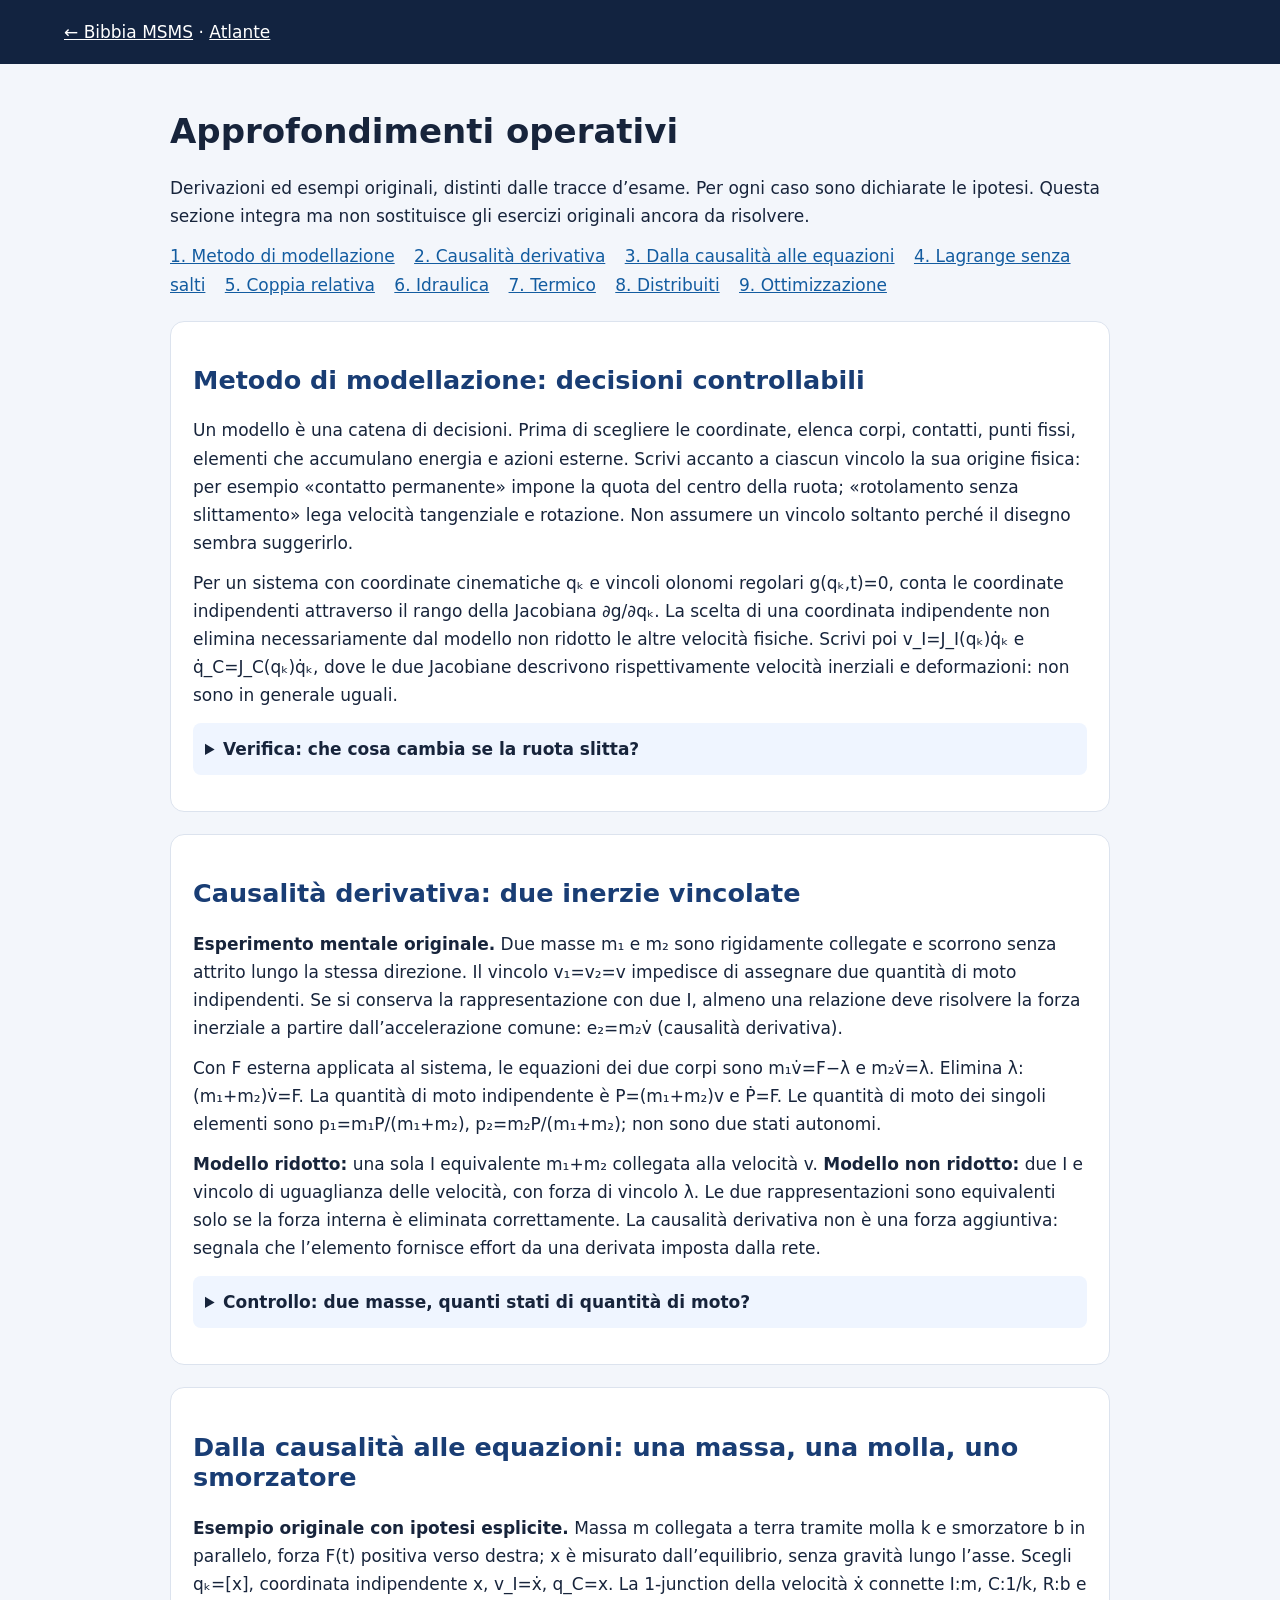
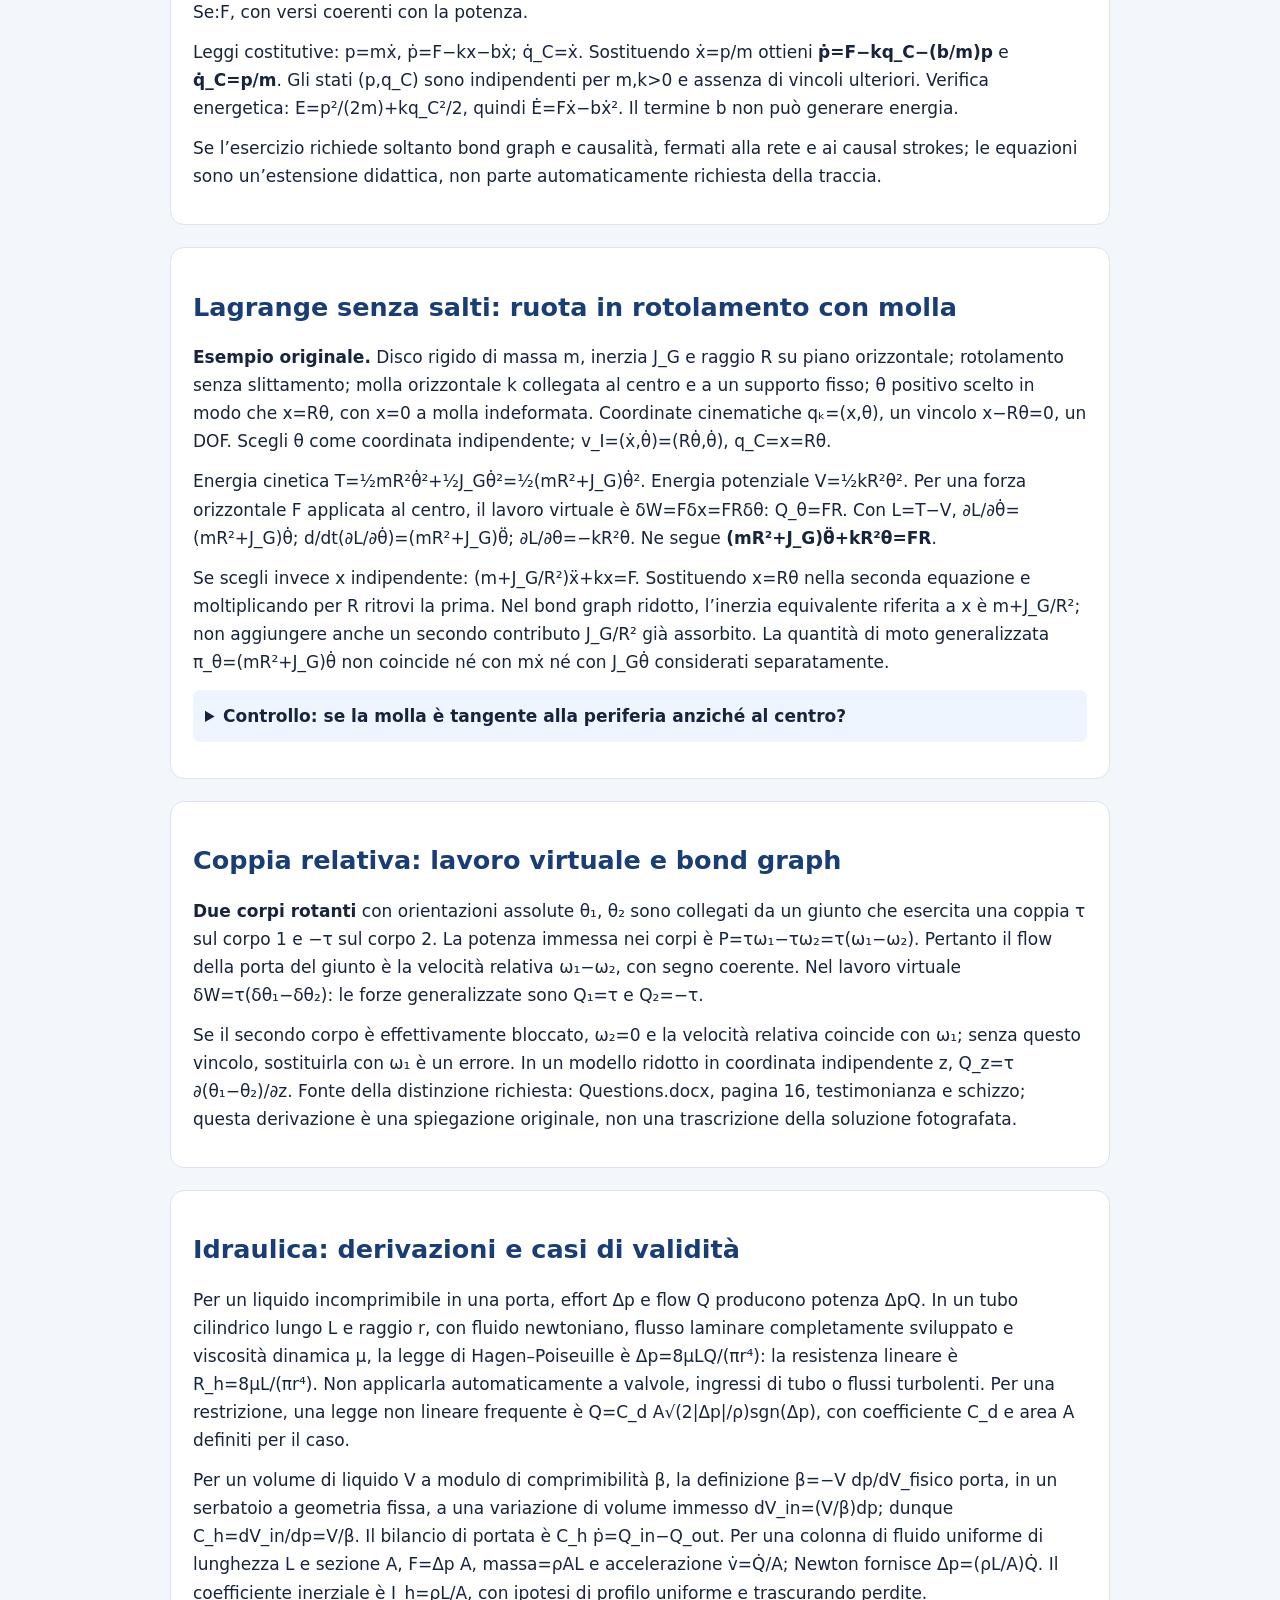
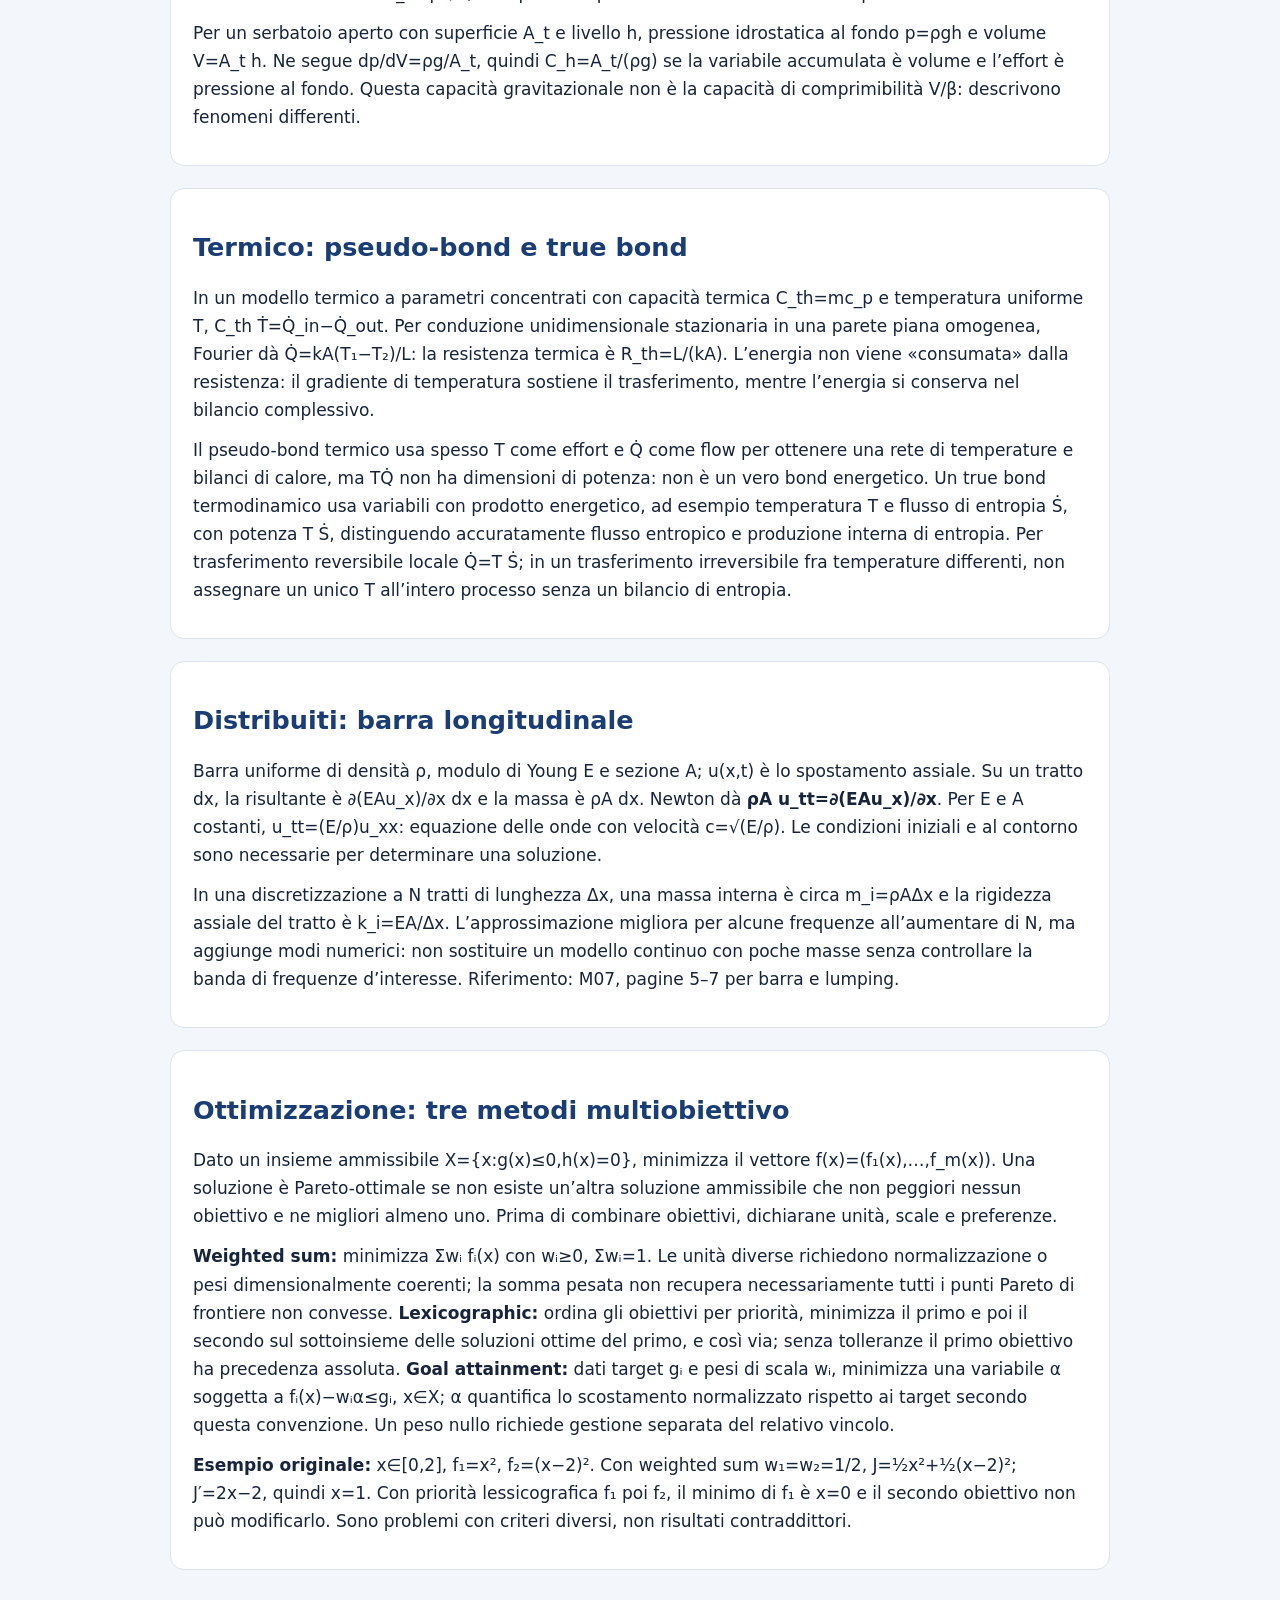
<file: approfondimenti.html>
<!doctype html><html lang="it"><head><meta charset="utf-8"><meta name="viewport" content="width=device-width,initial-scale=1"><title>MSMS · Approfondimenti operativi</title><style>body{font:17px/1.65 system-ui,sans-serif;background:#f3f6fb;color:#17243b;margin:0}header{background:#122340;color:white;padding:18px 5%;position:sticky;top:0}header a{color:white}main{max-width:940px;margin:auto;padding:24px 18px 80px}article{background:white;border:1px solid #dce3ee;border-radius:14px;padding:22px;margin:22px 0}h1,h2{line-height:1.2}h2{color:#193d74}details{background:#eff5ff;border-radius:8px;padding:12px;margin:14px 0}summary{cursor:pointer;font-weight:700}nav a{margin-right:14px}a{color:#135ca0}p{margin:12px 0}small{color:#465b74}@media(max-width:650px){body{font-size:16px}header{position:static}article{padding:15px}}</style></head><body><header><a href="index.html">← Bibbia MSMS</a> · <a href="atlante.html">Atlante</a></header><main><h1>Approfondimenti operativi</h1><p>Derivazioni ed esempi originali, distinti dalle tracce d’esame. Per ogni caso sono dichiarate le ipotesi. Questa sezione integra ma non sostituisce gli esercizi originali ancora da risolvere.</p><nav><a href="#s1">1. Metodo di modellazione</a> <a href="#s2">2. Causalità derivativa</a> <a href="#s3">3. Dalla causalità alle equazioni</a> <a href="#s4">4. Lagrange senza salti</a> <a href="#s5">5. Coppia relativa</a> <a href="#s6">6. Idraulica</a> <a href="#s7">7. Termico</a> <a href="#s8">8. Distribuiti</a> <a href="#s9">9. Ottimizzazione</a></nav><article id="s1"><h2>Metodo di modellazione: decisioni controllabili</h2><p>Un modello è una catena di decisioni. Prima di scegliere le coordinate, elenca corpi, contatti, punti fissi, elementi che accumulano energia e azioni esterne. Scrivi accanto a ciascun vincolo la sua origine fisica: per esempio «contatto permanente» impone la quota del centro della ruota; «rotolamento senza slittamento» lega velocità tangenziale e rotazione. Non assumere un vincolo soltanto perché il disegno sembra suggerirlo.</p><p>Per un sistema con coordinate cinematiche qₖ e vincoli olonomi regolari g(qₖ,t)=0, conta le coordinate indipendenti attraverso il rango della Jacobiana ∂g/∂qₖ. La scelta di una coordinata indipendente non elimina necessariamente dal modello non ridotto le altre velocità fisiche. Scrivi poi v_I=J_I(qₖ)q̇ₖ e q̇_C=J_C(qₖ)q̇ₖ, dove le due Jacobiane descrivono rispettivamente velocità inerziali e deformazioni: non sono in generale uguali.</p><details><summary>Verifica: che cosa cambia se la ruota slitta?</summary><p>Non è più lecito imporre ṡ=Rθ̇. Il moto di traslazione e la rotazione devono essere descritti separatamente, salvo altri vincoli espliciti.</p></details></article><article id="s2"><h2>Causalità derivativa: due inerzie vincolate</h2><p><strong>Esperimento mentale originale.</strong> Due masse m₁ e m₂ sono rigidamente collegate e scorrono senza attrito lungo la stessa direzione. Il vincolo v₁=v₂=v impedisce di assegnare due quantità di moto indipendenti. Se si conserva la rappresentazione con due I, almeno una relazione deve risolvere la forza inerziale a partire dall’accelerazione comune: e₂=m₂v̇ (causalità derivativa).</p><p>Con F esterna applicata al sistema, le equazioni dei due corpi sono m₁v̇=F−λ e m₂v̇=λ. Elimina λ: (m₁+m₂)v̇=F. La quantità di moto indipendente è P=(m₁+m₂)v e Ṗ=F. Le quantità di moto dei singoli elementi sono p₁=m₁P/(m₁+m₂), p₂=m₂P/(m₁+m₂); non sono due stati autonomi.</p><p><strong>Modello ridotto:</strong> una sola I equivalente m₁+m₂ collegata alla velocità v. <strong>Modello non ridotto:</strong> due I e vincolo di uguaglianza delle velocità, con forza di vincolo λ. Le due rappresentazioni sono equivalenti solo se la forza interna è eliminata correttamente. La causalità derivativa non è una forza aggiuntiva: segnala che l’elemento fornisce effort da una derivata imposta dalla rete.</p><details><summary>Controllo: due masse, quanti stati di quantità di moto?</summary><p>Uno, perché il vincolo lega p₁/m₁=p₂/m₂. Se è presente una molla deformabile tra le masse, il vincolo rigido non vale più e la conclusione deve essere riesaminata.</p></details></article><article id="s3"><h2>Dalla causalità alle equazioni: una massa, una molla, uno smorzatore</h2><p><strong>Esempio originale con ipotesi esplicite.</strong> Massa m collegata a terra tramite molla k e smorzatore b in parallelo, forza F(t) positiva verso destra; x è misurato dall’equilibrio, senza gravità lungo l’asse. Scegli qₖ=[x], coordinata indipendente x, v_I=ẋ, q_C=x. La 1-junction della velocità ẋ connette I:m, C:1/k, R:b e Se:F, con versi coerenti con la potenza.</p><p>Leggi costitutive: p=mẋ, ṗ=F−kx−bẋ; q̇_C=ẋ. Sostituendo ẋ=p/m ottieni <strong>ṗ=F−kq_C−(b/m)p</strong> e <strong>q̇_C=p/m</strong>. Gli stati (p,q_C) sono indipendenti per m,k&gt;0 e assenza di vincoli ulteriori. Verifica energetica: E=p²/(2m)+kq_C²/2, quindi Ė=Fẋ−bẋ². Il termine b non può generare energia.</p><p>Se l’esercizio richiede soltanto bond graph e causalità, fermati alla rete e ai causal strokes; le equazioni sono un’estensione didattica, non parte automaticamente richiesta della traccia.</p></article><article id="s4"><h2>Lagrange senza salti: ruota in rotolamento con molla</h2><p><strong>Esempio originale.</strong> Disco rigido di massa m, inerzia J_G e raggio R su piano orizzontale; rotolamento senza slittamento; molla orizzontale k collegata al centro e a un supporto fisso; θ positivo scelto in modo che x=Rθ, con x=0 a molla indeformata. Coordinate cinematiche qₖ=(x,θ), un vincolo x−Rθ=0, un DOF. Scegli θ come coordinata indipendente; v_I=(ẋ,θ̇)=(Rθ̇,θ̇), q_C=x=Rθ.</p><p>Energia cinetica T=½mR²θ̇²+½J_Gθ̇²=½(mR²+J_G)θ̇². Energia potenziale V=½kR²θ². Per una forza orizzontale F applicata al centro, il lavoro virtuale è δW=Fδx=FRδθ: Q_θ=FR. Con L=T−V, ∂L/∂θ̇=(mR²+J_G)θ̇; d/dt(∂L/∂θ̇)=(mR²+J_G)θ̈; ∂L/∂θ=−kR²θ. Ne segue <strong>(mR²+J_G)θ̈+kR²θ=FR</strong>.</p><p>Se scegli invece x indipendente: (m+J_G/R²)ẍ+kx=F. Sostituendo x=Rθ nella seconda equazione e moltiplicando per R ritrovi la prima. Nel bond graph ridotto, l’inerzia equivalente riferita a x è m+J_G/R²; non aggiungere anche un secondo contributo J_G/R² già assorbito. La quantità di moto generalizzata π_θ=(mR²+J_G)θ̇ non coincide né con mẋ né con J_Gθ̇ considerati separatamente.</p><details><summary>Controllo: se la molla è tangente alla periferia anziché al centro?</summary><p>La sua deformazione va ricavata dai punti di attacco e dalla geometria; non si può riutilizzare automaticamente q_C=Rθ.</p></details></article><article id="s5"><h2>Coppia relativa: lavoro virtuale e bond graph</h2><p><strong>Due corpi rotanti</strong> con orientazioni assolute θ₁, θ₂ sono collegati da un giunto che esercita una coppia τ sul corpo 1 e −τ sul corpo 2. La potenza immessa nei corpi è P=τω₁−τω₂=τ(ω₁−ω₂). Pertanto il flow della porta del giunto è la velocità relativa ω₁−ω₂, con segno coerente. Nel lavoro virtuale δW=τ(δθ₁−δθ₂): le forze generalizzate sono Q₁=τ e Q₂=−τ.</p><p>Se il secondo corpo è effettivamente bloccato, ω₂=0 e la velocità relativa coincide con ω₁; senza questo vincolo, sostituirla con ω₁ è un errore. In un modello ridotto in coordinata indipendente z, Q_z=τ ∂(θ₁−θ₂)/∂z. Fonte della distinzione richiesta: Questions.docx, pagina 16, testimonianza e schizzo; questa derivazione è una spiegazione originale, non una trascrizione della soluzione fotografata.</p></article><article id="s6"><h2>Idraulica: derivazioni e casi di validità</h2><p>Per un liquido incomprimibile in una porta, effort Δp e flow Q producono potenza ΔpQ. In un tubo cilindrico lungo L e raggio r, con fluido newtoniano, flusso laminare completamente sviluppato e viscosità dinamica μ, la legge di Hagen–Poiseuille è Δp=8μLQ/(πr⁴): la resistenza lineare è R_h=8μL/(πr⁴). Non applicarla automaticamente a valvole, ingressi di tubo o flussi turbolenti. Per una restrizione, una legge non lineare frequente è Q=C_d A√(2|Δp|/ρ)sgn(Δp), con coefficiente C_d e area A definiti per il caso.</p><p>Per un volume di liquido V a modulo di comprimibilità β, la definizione β=−V dp/dV_fisico porta, in un serbatoio a geometria fissa, a una variazione di volume immesso dV_in=(V/β)dp; dunque C_h=dV_in/dp=V/β. Il bilancio di portata è C_h ṗ=Q_in−Q_out. Per una colonna di fluido uniforme di lunghezza L e sezione A, F=Δp A, massa=ρAL e accelerazione v̇=Q̇/A; Newton fornisce Δp=(ρL/A)Q̇. Il coefficiente inerziale è I_h=ρL/A, con ipotesi di profilo uniforme e trascurando perdite.</p><p>Per un serbatoio aperto con superficie A_t e livello h, pressione idrostatica al fondo p=ρgh e volume V=A_t h. Ne segue dp/dV=ρg/A_t, quindi C_h=A_t/(ρg) se la variabile accumulata è volume e l’effort è pressione al fondo. Questa capacità gravitazionale non è la capacità di comprimibilità V/β: descrivono fenomeni differenti.</p></article><article id="s7"><h2>Termico: pseudo-bond e true bond</h2><p>In un modello termico a parametri concentrati con capacità termica C_th=mc_p e temperatura uniforme T, C_th Ṫ=Q̇_in−Q̇_out. Per conduzione unidimensionale stazionaria in una parete piana omogenea, Fourier dà Q̇=kA(T₁−T₂)/L: la resistenza termica è R_th=L/(kA). L’energia non viene «consumata» dalla resistenza: il gradiente di temperatura sostiene il trasferimento, mentre l’energia si conserva nel bilancio complessivo.</p><p>Il pseudo-bond termico usa spesso T come effort e Q̇ come flow per ottenere una rete di temperature e bilanci di calore, ma TQ̇ non ha dimensioni di potenza: non è un vero bond energetico. Un true bond termodinamico usa variabili con prodotto energetico, ad esempio temperatura T e flusso di entropia Ṡ, con potenza T Ṡ, distinguendo accuratamente flusso entropico e produzione interna di entropia. Per trasferimento reversibile locale Q̇=T Ṡ; in un trasferimento irreversibile fra temperature differenti, non assegnare un unico T all’intero processo senza un bilancio di entropia.</p></article><article id="s8"><h2>Distribuiti: barra longitudinale</h2><p>Barra uniforme di densità ρ, modulo di Young E e sezione A; u(x,t) è lo spostamento assiale. Su un tratto dx, la risultante è ∂(EAu_x)/∂x dx e la massa è ρA dx. Newton dà <strong>ρA u_tt=∂(EAu_x)/∂x</strong>. Per E e A costanti, u_tt=(E/ρ)u_xx: equazione delle onde con velocità c=√(E/ρ). Le condizioni iniziali e al contorno sono necessarie per determinare una soluzione.</p><p>In una discretizzazione a N tratti di lunghezza Δx, una massa interna è circa m_i=ρAΔx e la rigidezza assiale del tratto è k_i=EA/Δx. L’approssimazione migliora per alcune frequenze all’aumentare di N, ma aggiunge modi numerici: non sostituire un modello continuo con poche masse senza controllare la banda di frequenze d’interesse. Riferimento: M07, pagine 5–7 per barra e lumping.</p></article><article id="s9"><h2>Ottimizzazione: tre metodi multiobiettivo</h2><p>Dato un insieme ammissibile X={x:g(x)≤0,h(x)=0}, minimizza il vettore f(x)=(f₁(x),…,f_m(x)). Una soluzione è Pareto-ottimale se non esiste un’altra soluzione ammissibile che non peggiori nessun obiettivo e ne migliori almeno uno. Prima di combinare obiettivi, dichiarane unità, scale e preferenze.</p><p><strong>Weighted sum:</strong> minimizza Σwᵢ fᵢ(x) con wᵢ≥0, Σwᵢ=1. Le unità diverse richiedono normalizzazione o pesi dimensionalmente coerenti; la somma pesata non recupera necessariamente tutti i punti Pareto di frontiere non convesse. <strong>Lexicographic:</strong> ordina gli obiettivi per priorità, minimizza il primo e poi il secondo sul sottoinsieme delle soluzioni ottime del primo, e così via; senza tolleranze il primo obiettivo ha precedenza assoluta. <strong>Goal attainment:</strong> dati target gᵢ e pesi di scala wᵢ, minimizza una variabile α soggetta a fᵢ(x)−wᵢα≤gᵢ, x∈X; α quantifica lo scostamento normalizzato rispetto ai target secondo questa convenzione. Un peso nullo richiede gestione separata del relativo vincolo.</p><p><strong>Esempio originale:</strong> x∈[0,2], f₁=x², f₂=(x−2)². Con weighted sum w₁=w₂=1/2, J=½x²+½(x−2)²; J′=2x−2, quindi x=1. Con priorità lessicografica f₁ poi f₂, il minimo di f₁ è x=0 e il secondo obiettivo non può modificarlo. Sono problemi con criteri diversi, non risultati contraddittori.</p></article></main></body></html>
</file>
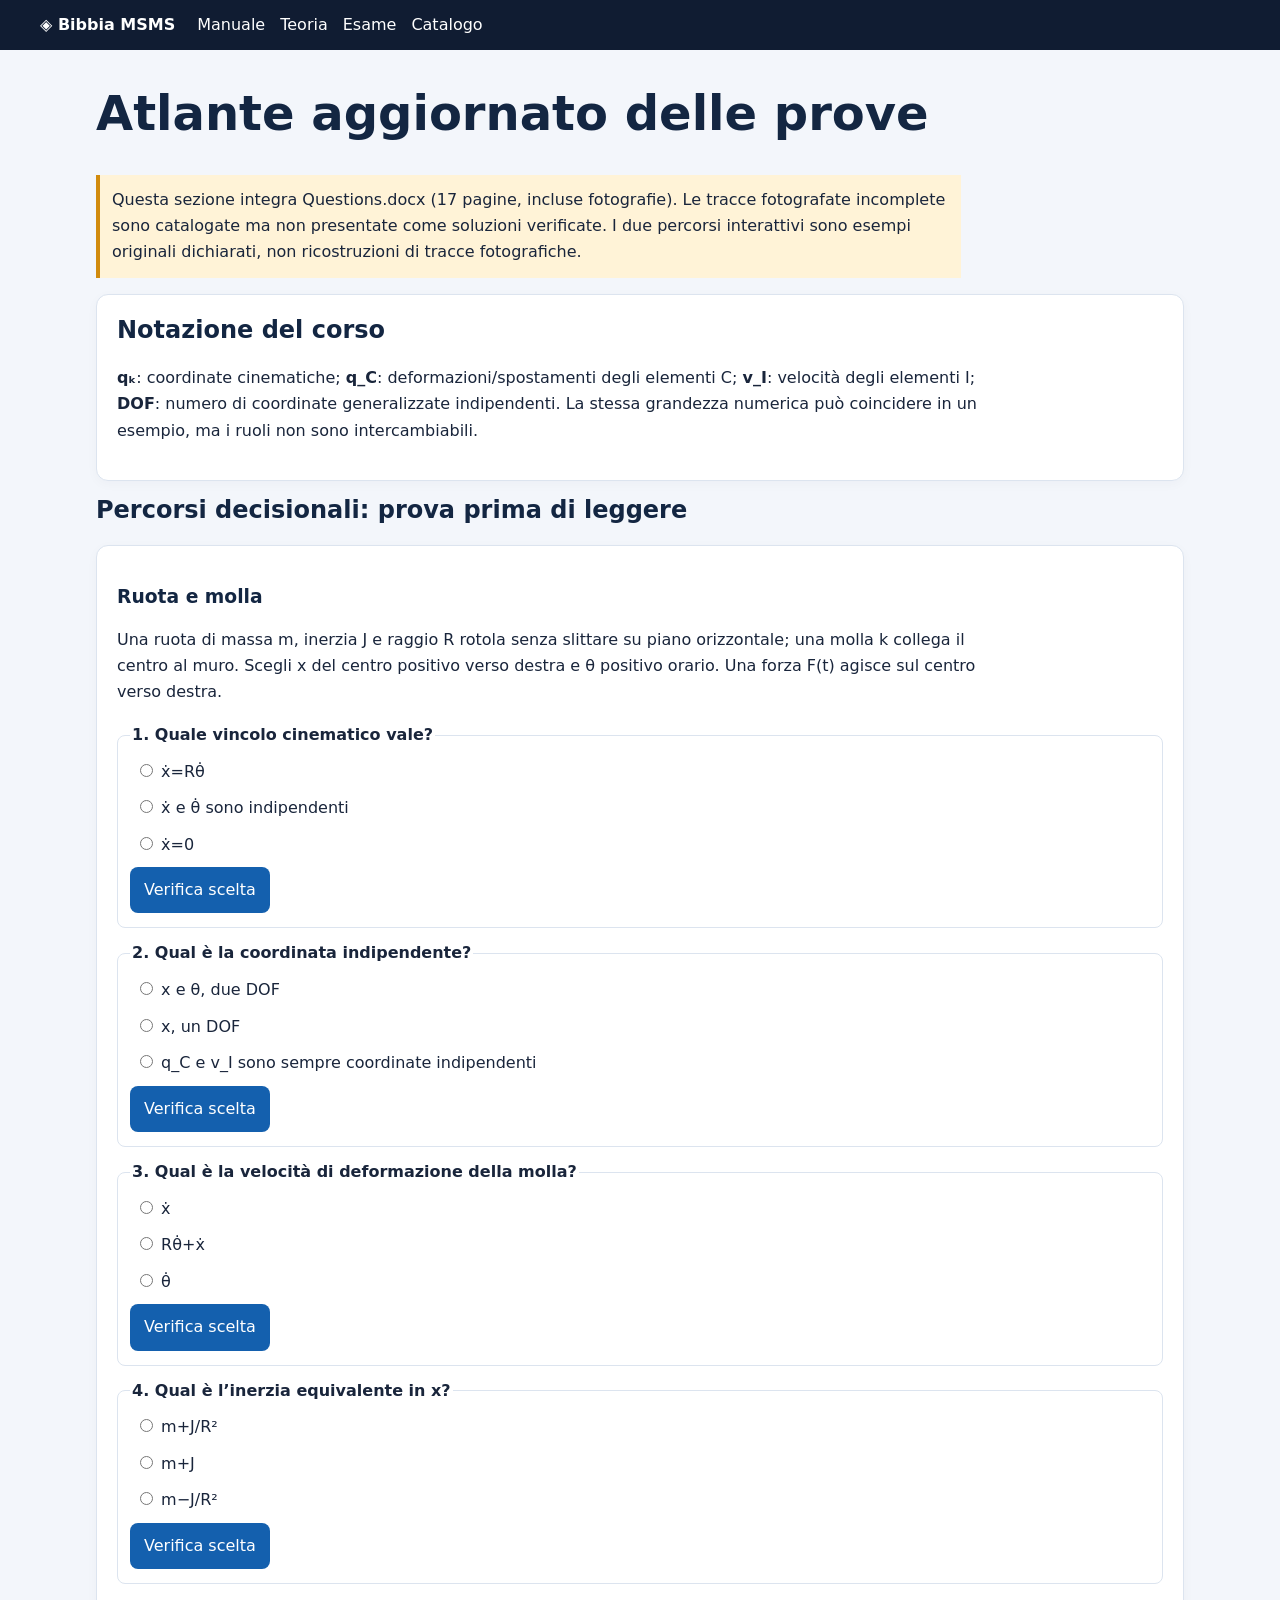
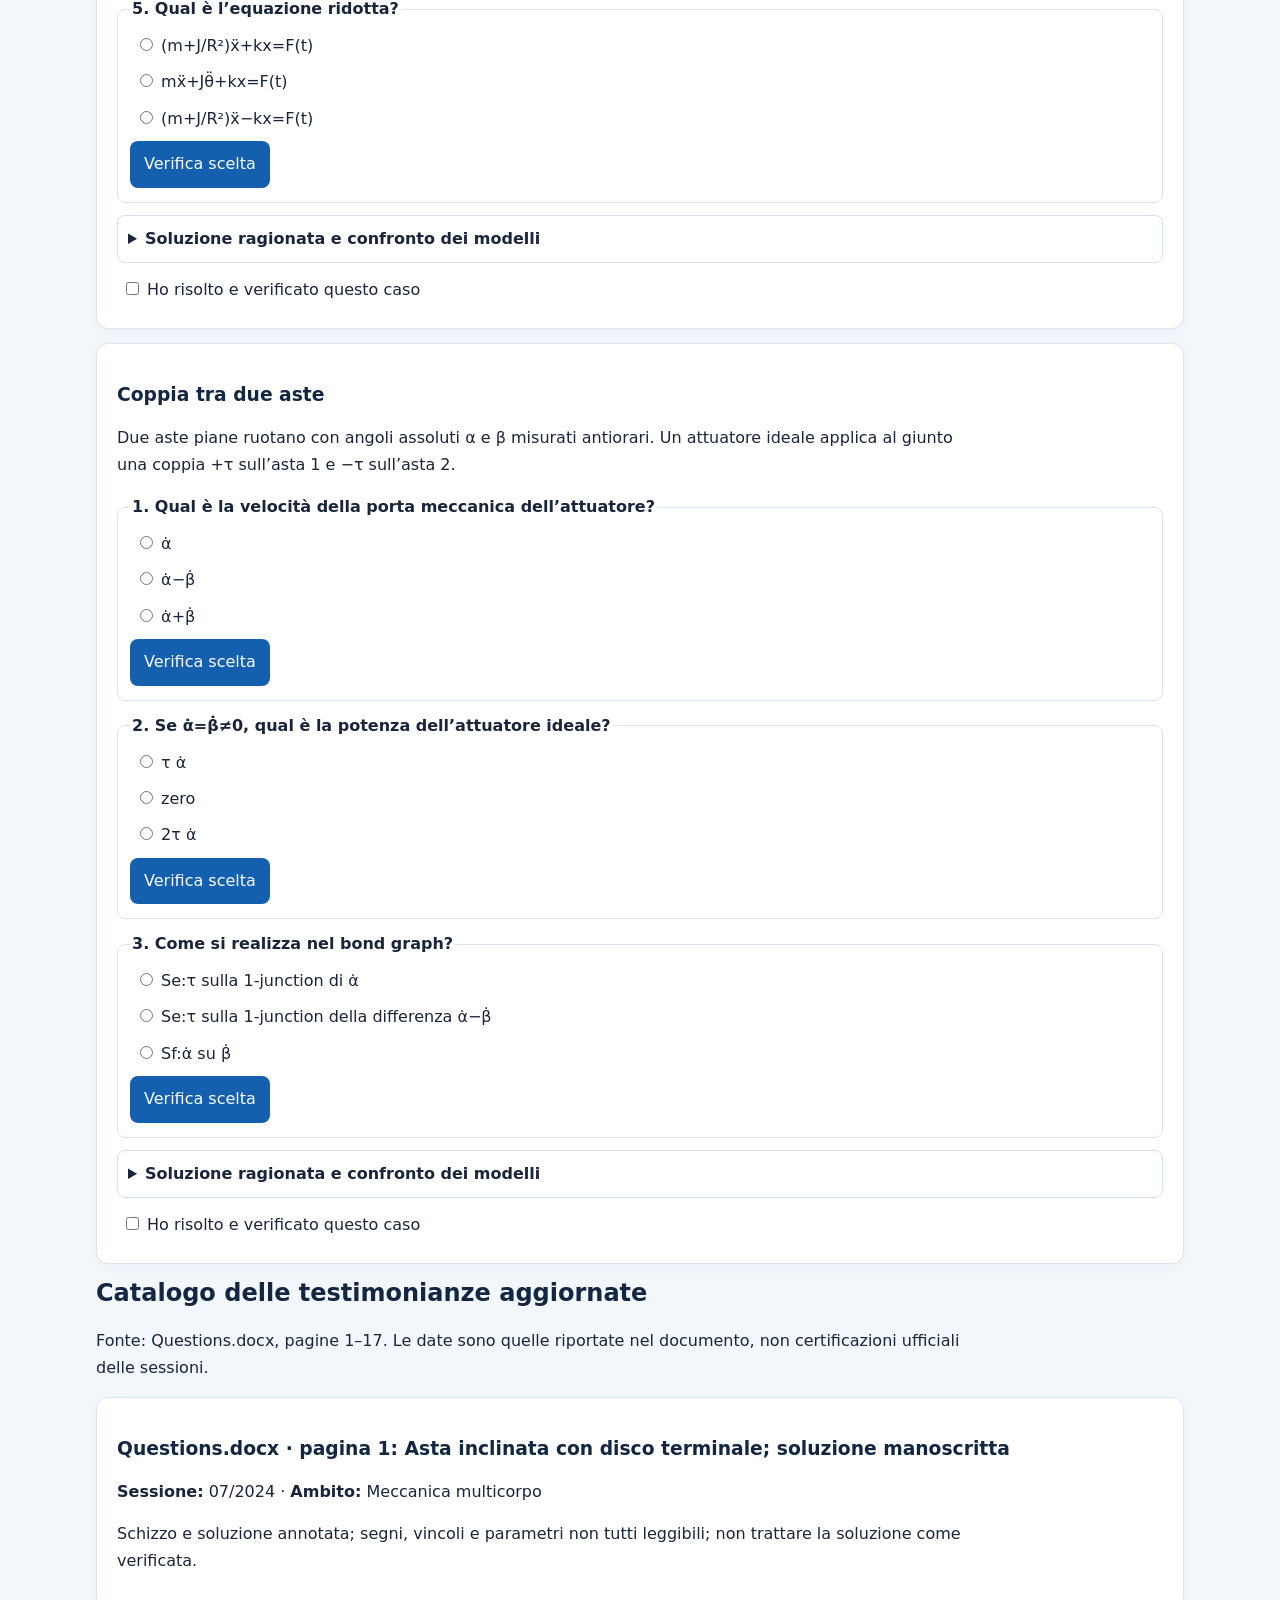
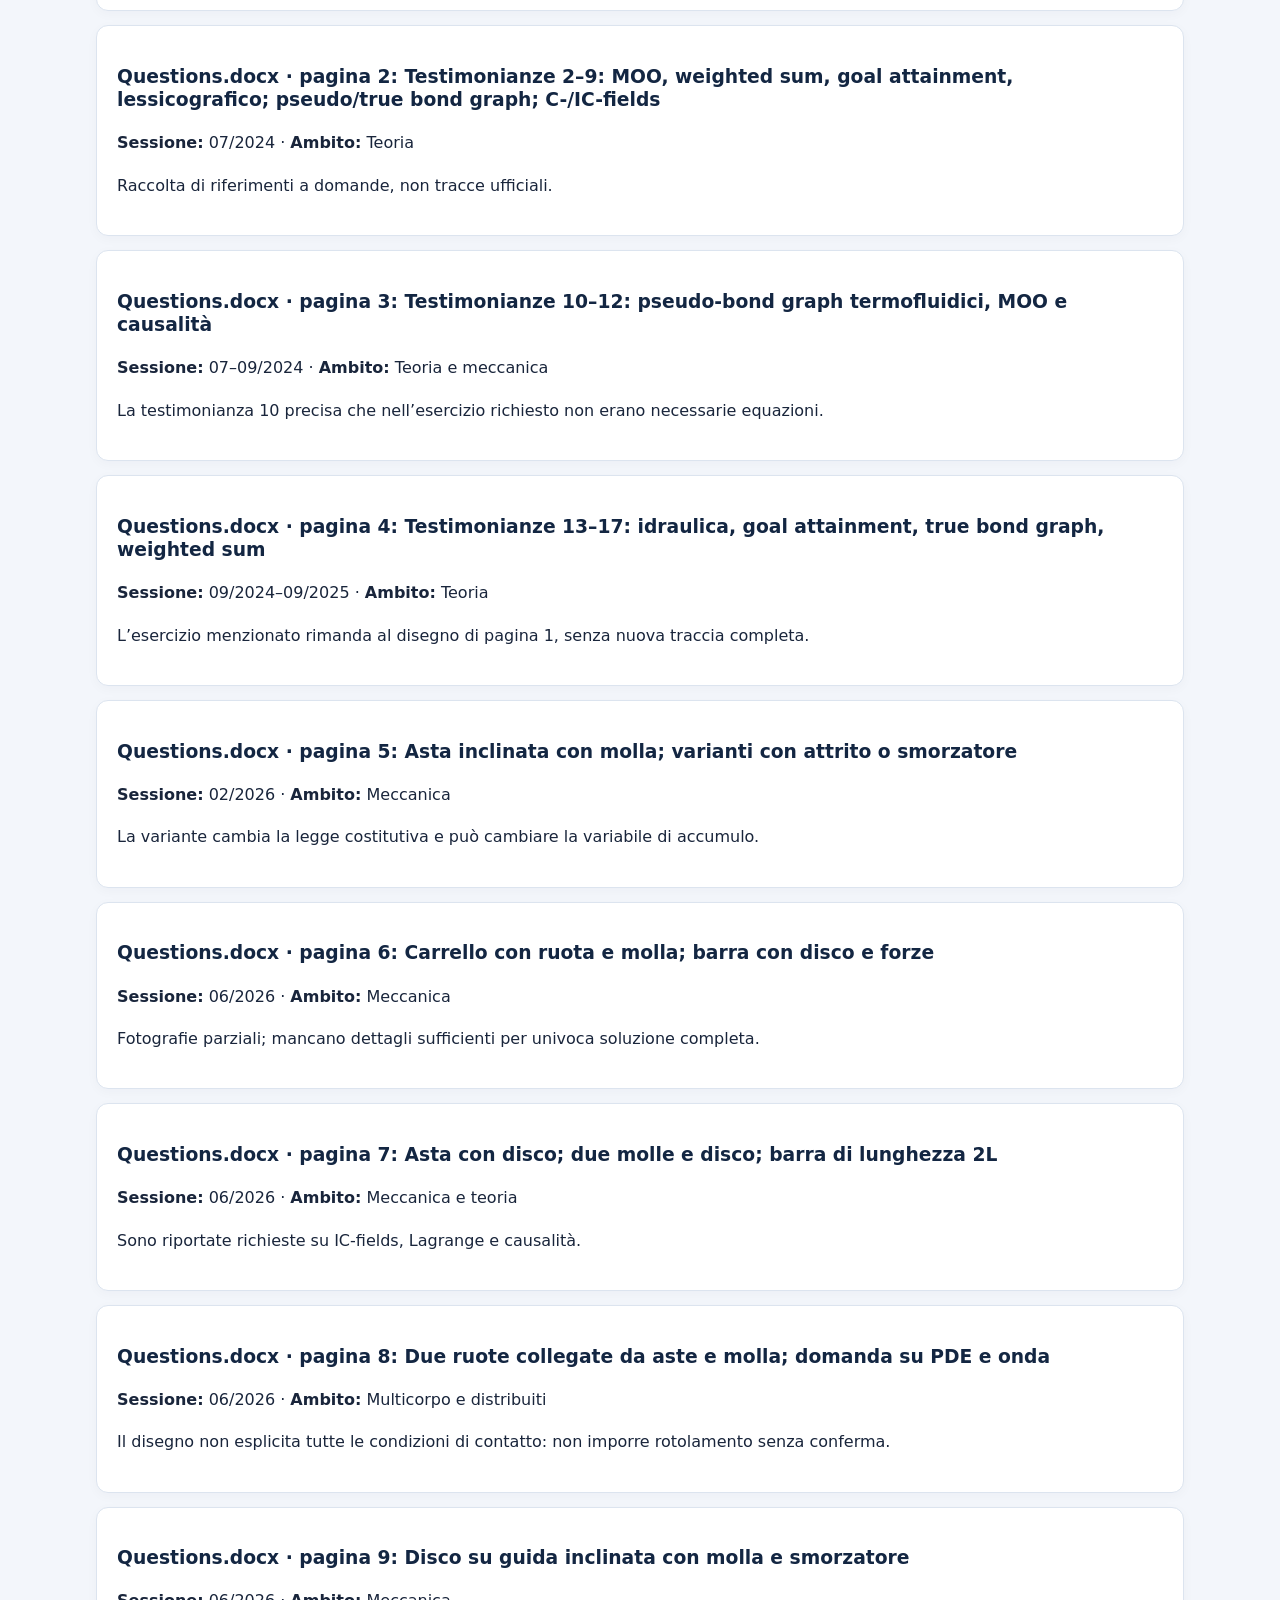
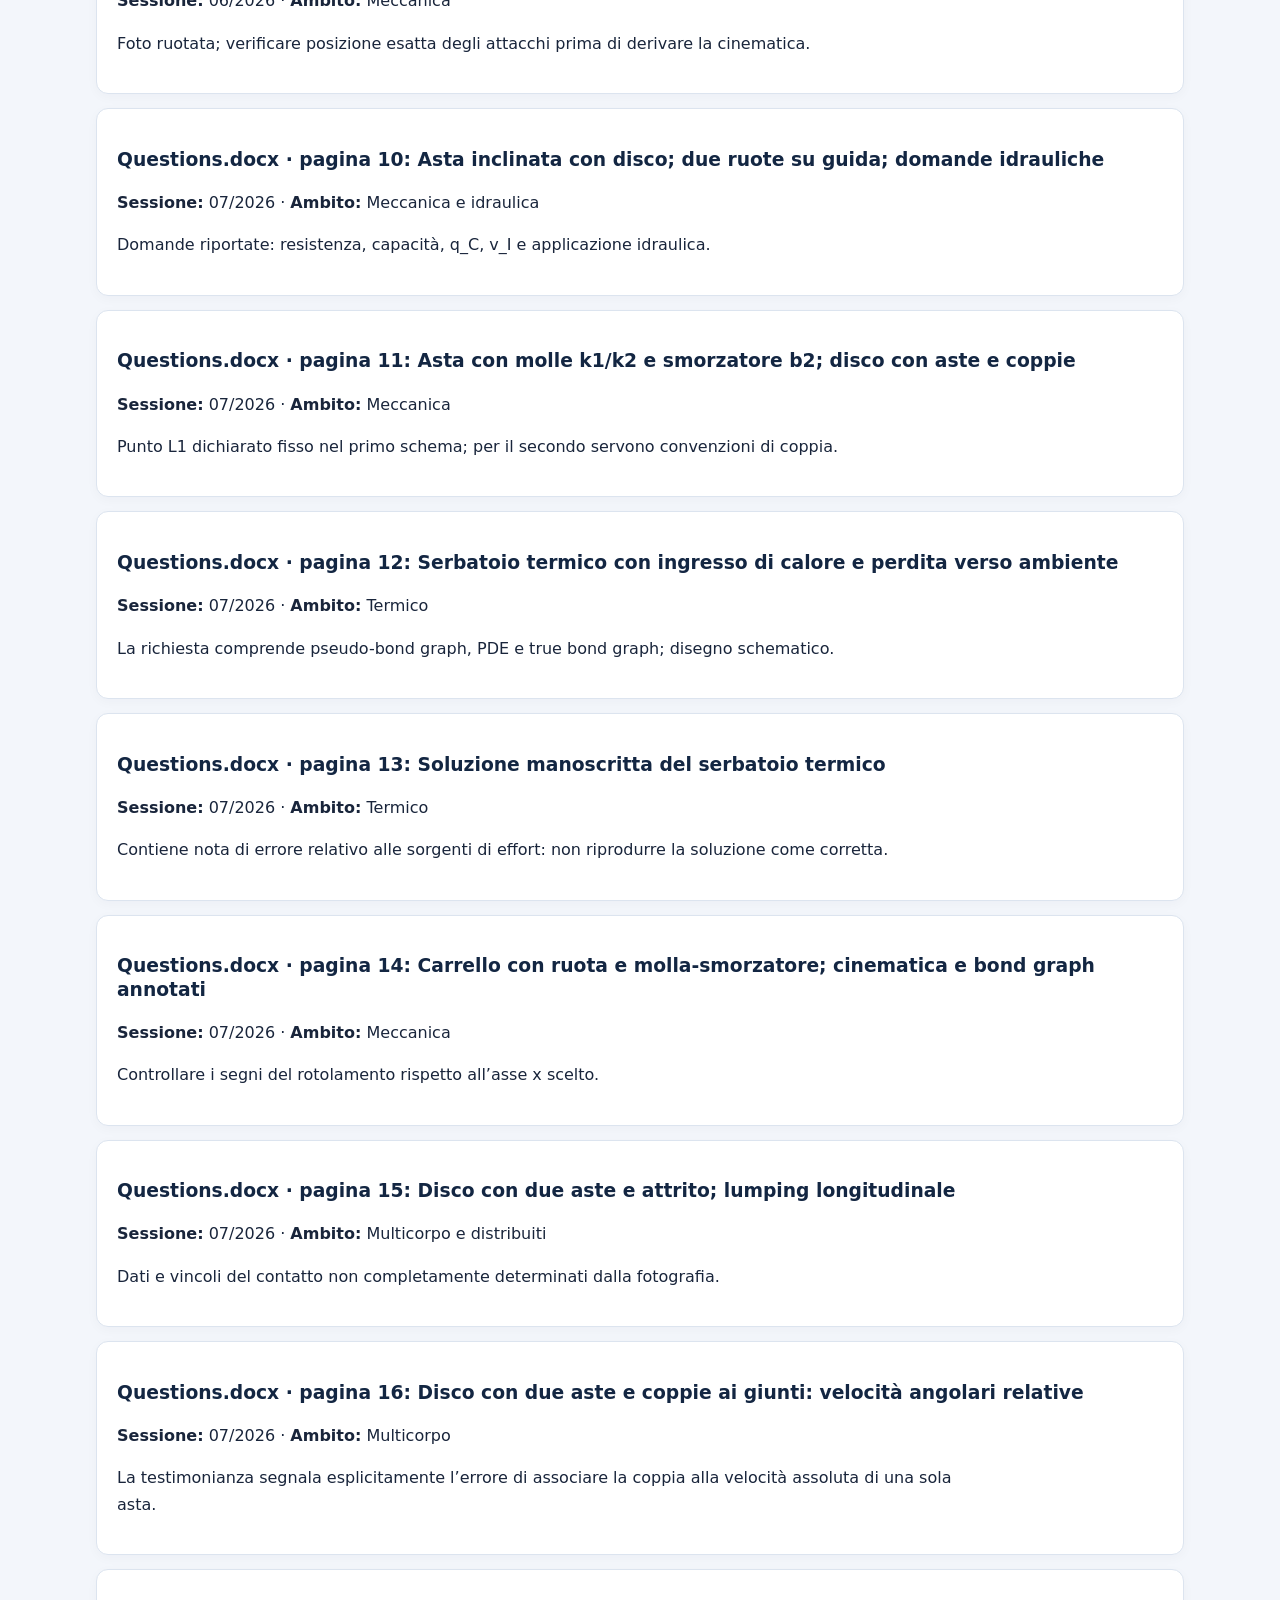
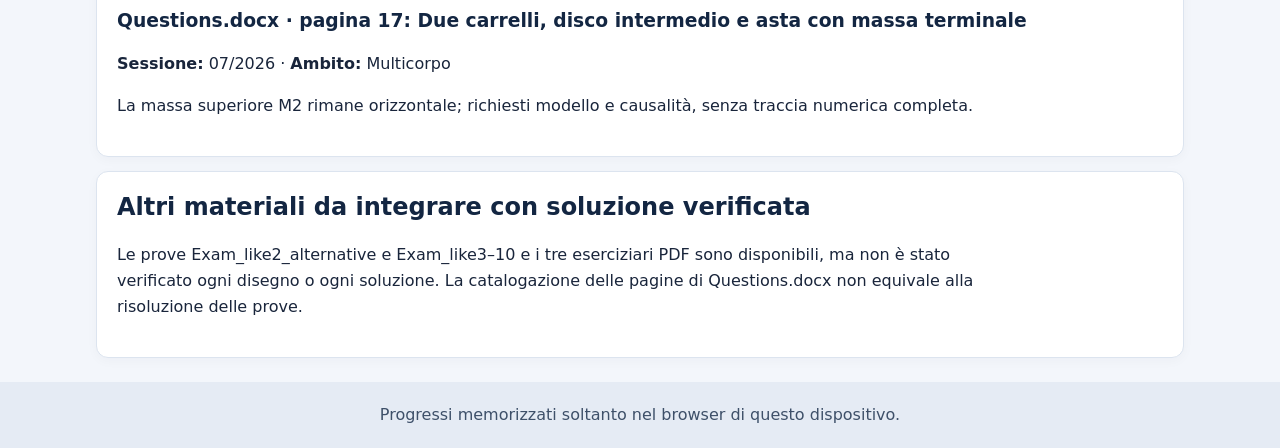
<file: atlante.html>
<!doctype html><html lang="it"><head><meta charset="utf-8"><meta name="viewport" content="width=device-width,initial-scale=1"><title>Atlante delle prove · Bibbia MSMS</title><link rel="stylesheet" href="assets/style.css"></head><body><header><a class="brand" href="index.html#home">◈ Bibbia MSMS</a><nav style="display:flex"><a href="index.html#manuale">Manuale</a><a href="index.html#teoria">Teoria</a><a href="index.html#esame">Esame</a><a href="#catalogo">Catalogo</a></nav></header><main><h1>Atlante aggiornato delle prove</h1><p class="warning">Questa sezione integra Questions.docx (17 pagine, incluse fotografie). Le tracce fotografate incomplete sono catalogate ma non presentate come soluzioni verificate. I due percorsi interattivi sono esempi originali dichiarati, non ricostruzioni di tracce fotografiche.</p><section class="panel"><h2>Notazione del corso</h2><p><b>qₖ</b>: coordinate cinematiche; <b>q_C</b>: deformazioni/spostamenti degli elementi C; <b>v_I</b>: velocità degli elementi I; <b>DOF</b>: numero di coordinate generalizzate indipendenti. La stessa grandezza numerica può coincidere in un esempio, ma i ruoli non sono intercambiabili.</p></section><h2>Percorsi decisionali: prova prima di leggere</h2><div id="trails"></div><h2 id="catalogo">Catalogo delle testimonianze aggiornate</h2><p>Fonte: Questions.docx, pagine 1–17. Le date sono quelle riportate nel documento, non certificazioni ufficiali delle sessioni.</p><article class="panel"><h3>Questions.docx · pagina 1: Asta inclinata con disco terminale; soluzione manoscritta</h3><p><b>Sessione:</b> 07/2024 · <b>Ambito:</b> Meccanica multicorpo</p><p>Schizzo e soluzione annotata; segni, vincoli e parametri non tutti leggibili; non trattare la soluzione come verificata.</p></article><article class="panel"><h3>Questions.docx · pagina 2: Testimonianze 2–9: MOO, weighted sum, goal attainment, lessicografico; pseudo/true bond graph; C-/IC-fields</h3><p><b>Sessione:</b> 07/2024 · <b>Ambito:</b> Teoria</p><p>Raccolta di riferimenti a domande, non tracce ufficiali.</p></article><article class="panel"><h3>Questions.docx · pagina 3: Testimonianze 10–12: pseudo-bond graph termofluidici, MOO e causalità</h3><p><b>Sessione:</b> 07–09/2024 · <b>Ambito:</b> Teoria e meccanica</p><p>La testimonianza 10 precisa che nell’esercizio richiesto non erano necessarie equazioni.</p></article><article class="panel"><h3>Questions.docx · pagina 4: Testimonianze 13–17: idraulica, goal attainment, true bond graph, weighted sum</h3><p><b>Sessione:</b> 09/2024–09/2025 · <b>Ambito:</b> Teoria</p><p>L’esercizio menzionato rimanda al disegno di pagina 1, senza nuova traccia completa.</p></article><article class="panel"><h3>Questions.docx · pagina 5: Asta inclinata con molla; varianti con attrito o smorzatore</h3><p><b>Sessione:</b> 02/2026 · <b>Ambito:</b> Meccanica</p><p>La variante cambia la legge costitutiva e può cambiare la variabile di accumulo.</p></article><article class="panel"><h3>Questions.docx · pagina 6: Carrello con ruota e molla; barra con disco e forze</h3><p><b>Sessione:</b> 06/2026 · <b>Ambito:</b> Meccanica</p><p>Fotografie parziali; mancano dettagli sufficienti per univoca soluzione completa.</p></article><article class="panel"><h3>Questions.docx · pagina 7: Asta con disco; due molle e disco; barra di lunghezza 2L</h3><p><b>Sessione:</b> 06/2026 · <b>Ambito:</b> Meccanica e teoria</p><p>Sono riportate richieste su IC-fields, Lagrange e causalità.</p></article><article class="panel"><h3>Questions.docx · pagina 8: Due ruote collegate da aste e molla; domanda su PDE e onda</h3><p><b>Sessione:</b> 06/2026 · <b>Ambito:</b> Multicorpo e distribuiti</p><p>Il disegno non esplicita tutte le condizioni di contatto: non imporre rotolamento senza conferma.</p></article><article class="panel"><h3>Questions.docx · pagina 9: Disco su guida inclinata con molla e smorzatore</h3><p><b>Sessione:</b> 06/2026 · <b>Ambito:</b> Meccanica</p><p>Foto ruotata; verificare posizione esatta degli attacchi prima di derivare la cinematica.</p></article><article class="panel"><h3>Questions.docx · pagina 10: Asta inclinata con disco; due ruote su guida; domande idrauliche</h3><p><b>Sessione:</b> 07/2026 · <b>Ambito:</b> Meccanica e idraulica</p><p>Domande riportate: resistenza, capacità, q_C, v_I e applicazione idraulica.</p></article><article class="panel"><h3>Questions.docx · pagina 11: Asta con molle k1/k2 e smorzatore b2; disco con aste e coppie</h3><p><b>Sessione:</b> 07/2026 · <b>Ambito:</b> Meccanica</p><p>Punto L1 dichiarato fisso nel primo schema; per il secondo servono convenzioni di coppia.</p></article><article class="panel"><h3>Questions.docx · pagina 12: Serbatoio termico con ingresso di calore e perdita verso ambiente</h3><p><b>Sessione:</b> 07/2026 · <b>Ambito:</b> Termico</p><p>La richiesta comprende pseudo-bond graph, PDE e true bond graph; disegno schematico.</p></article><article class="panel"><h3>Questions.docx · pagina 13: Soluzione manoscritta del serbatoio termico</h3><p><b>Sessione:</b> 07/2026 · <b>Ambito:</b> Termico</p><p>Contiene nota di errore relativo alle sorgenti di effort: non riprodurre la soluzione come corretta.</p></article><article class="panel"><h3>Questions.docx · pagina 14: Carrello con ruota e molla-smorzatore; cinematica e bond graph annotati</h3><p><b>Sessione:</b> 07/2026 · <b>Ambito:</b> Meccanica</p><p>Controllare i segni del rotolamento rispetto all’asse x scelto.</p></article><article class="panel"><h3>Questions.docx · pagina 15: Disco con due aste e attrito; lumping longitudinale</h3><p><b>Sessione:</b> 07/2026 · <b>Ambito:</b> Multicorpo e distribuiti</p><p>Dati e vincoli del contatto non completamente determinati dalla fotografia.</p></article><article class="panel"><h3>Questions.docx · pagina 16: Disco con due aste e coppie ai giunti: velocità angolari relative</h3><p><b>Sessione:</b> 07/2026 · <b>Ambito:</b> Multicorpo</p><p>La testimonianza segnala esplicitamente l’errore di associare la coppia alla velocità assoluta di una sola asta.</p></article><article class="panel"><h3>Questions.docx · pagina 17: Due carrelli, disco intermedio e asta con massa terminale</h3><p><b>Sessione:</b> 07/2026 · <b>Ambito:</b> Multicorpo</p><p>La massa superiore M2 rimane orizzontale; richiesti modello e causalità, senza traccia numerica completa.</p></article><section class="panel"><h2>Altri materiali da integrare con soluzione verificata</h2><p>Le prove Exam_like2_alternative e Exam_like3–10 e i tre eserciziari PDF sono disponibili, ma non è stato verificato ogni disegno o ogni soluzione. La catalogazione delle pagine di Questions.docx non equivale alla risoluzione delle prove.</p></section></main><footer>Progressi memorizzati soltanto nel browser di questo dispositivo.</footer><script>const CASES=[["Ruota e molla", "Una ruota di massa m, inerzia J e raggio R rotola senza slittare su piano orizzontale; una molla k collega il centro al muro. Scegli x del centro positivo verso destra e θ positivo orario. Una forza F(t) agisce sul centro verso destra.", [["Quale vincolo cinematico vale?", ["ẋ=Rθ̇", "ẋ e θ̇ sono indipendenti", "ẋ=0"], 0, "Il punto di contatto ha velocità nulla: con θ orario positivo, ẋ=Rθ̇. Se c’è slittamento il vincolo non vale."], ["Qual è la coordinata indipendente?", ["x e θ, due DOF", "x, un DOF", "q_C e v_I sono sempre coordinate indipendenti"], 1, "Il vincolo integra x−Rθ=costante. x è una scelta possibile; q_C è la deformazione della molla e v_I sono velocità inerziali."], ["Qual è la velocità di deformazione della molla?", ["ẋ", "Rθ̇+ẋ", "θ̇"], 0, "La molla è collegata al centro e a terra: q_C=x−x_rif, quindi q̇_C=ẋ. Non sommare nuovamente il contributo di rotazione."], ["Qual è l’inerzia equivalente in x?", ["m+J/R²", "m+J", "m−J/R²"], 0, "T=½m ẋ²+½J(ẋ/R)²=½(m+J/R²)ẋ². Unità kg per entrambi i termini."], ["Qual è l’equazione ridotta?", ["(m+J/R²)ẍ+kx=F(t)", "mẍ+Jθ̈+kx=F(t)", "(m+J/R²)ẍ−kx=F(t)"], 0, "Per x misurato dall’equilibrio: (m+J/R²)ẍ+kx=F(t). La molla esercita forza −kx; la potenza è F ẋ."]], "Il modello non ridotto conserva le due inerzie I:m e I:J su velocità ẋ e θ̇ collegate da TF di modulo R, con verso scelto. Il modello ridotto usa un solo I equivalente m+J/R² e un C:1/k con q_C=x. Non mantenere contemporaneamente I equivalente e le due inerzie originali."], ["Coppia tra due aste", "Due aste piane ruotano con angoli assoluti α e β misurati antiorari. Un attuatore ideale applica al giunto una coppia +τ sull’asta 1 e −τ sull’asta 2.", [["Qual è la velocità della porta meccanica dell’attuatore?", ["α̇", "α̇−β̇", "α̇+β̇"], 1, "La potenza totale scambiata è τ α̇−τ β̇=τ(α̇−β̇): il flow è la velocità relativa del giunto."], ["Se α̇=β̇≠0, qual è la potenza dell’attuatore ideale?", ["τ α̇", "zero", "2τ α̇"], 1, "Se non c’è moto relativo l’attuatore non trasferisce potenza meccanica, pur essendo entrambi i corpi in rotazione assoluta."], ["Come si realizza nel bond graph?", ["Se:τ sulla 1-junction di α̇", "Se:τ sulla 1-junction della differenza α̇−β̇", "Sf:α̇ su β̇"], 1, "Costruisci le due velocità assolute e la differenza con junction orientate correttamente; collega Se:τ alla velocità relativa. Una coppia esterna a un solo corpo è un caso diverso."]], "Per una coppia applicata tra i corpi il lavoro virtuale è δW=τ(δα−δβ), perciò Qα=+τ e Qβ=−τ. La testimonianza di Questions.docx, pagina 16, documenta precisamente questa distinzione."]];const KEY='msms-atlante-v2';let progress={};try{progress=JSON.parse(localStorage.getItem(KEY)||'{}')}catch{}const esc=s=>String(s).replace(/[&<>"']/g,c=>({'&':'&amp;','<':'&lt;','>':'&gt;','"':'&quot;',"'":'&#39;'}[c]));function draw(){document.querySelector('#trails').innerHTML=CASES.map((c,i)=>`<article class="panel"><h3>${esc(c[0])}</h3><p>${esc(c[1])}</p>${c[2].map((q,j)=>`<fieldset><legend><b>${j+1}. ${esc(q[0])}</b></legend>${q[1].map((v,k)=>`<label><input type="radio" name="case${i}q${j}" value="${k}"> ${esc(v)}</label>`).join('')}<button type="button" data-i="${i}" data-j="${j}">Verifica scelta</button><div id="feedback${i}_${j}" aria-live="polite"></div></fieldset>`).join('')}<details><summary>Soluzione ragionata e confronto dei modelli</summary><p>${esc(c[3])}</p></details><label><input type="checkbox" data-done="${i}" ${progress[i]?'checked':''}> Ho risolto e verificato questo caso</label></article>`).join('')}document.querySelector('#trails').addEventListener('click',e=>{let b=e.target.closest('button[data-i]');if(!b)return;let i=+b.dataset.i,j=+b.dataset.j,q=CASES[i][2][j],v=document.querySelector(`input[name=case${i}q${j}]:checked`),out=document.querySelector(`#feedback${i}_${j}`);out.className=v&&+v.value===q[2]?'good':'bad';out.textContent=v?(+v.value===q[2]?'Corretto. ':'Da correggere. ')+q[3]:'Seleziona una risposta prima di verificare.'});document.querySelector('#trails').addEventListener('change',e=>{if(e.target.dataset.done!==undefined){progress[e.target.dataset.done]=e.target.checked;try{localStorage.setItem(KEY,JSON.stringify(progress))}catch{}}});draw();</script></body></html>
</file>
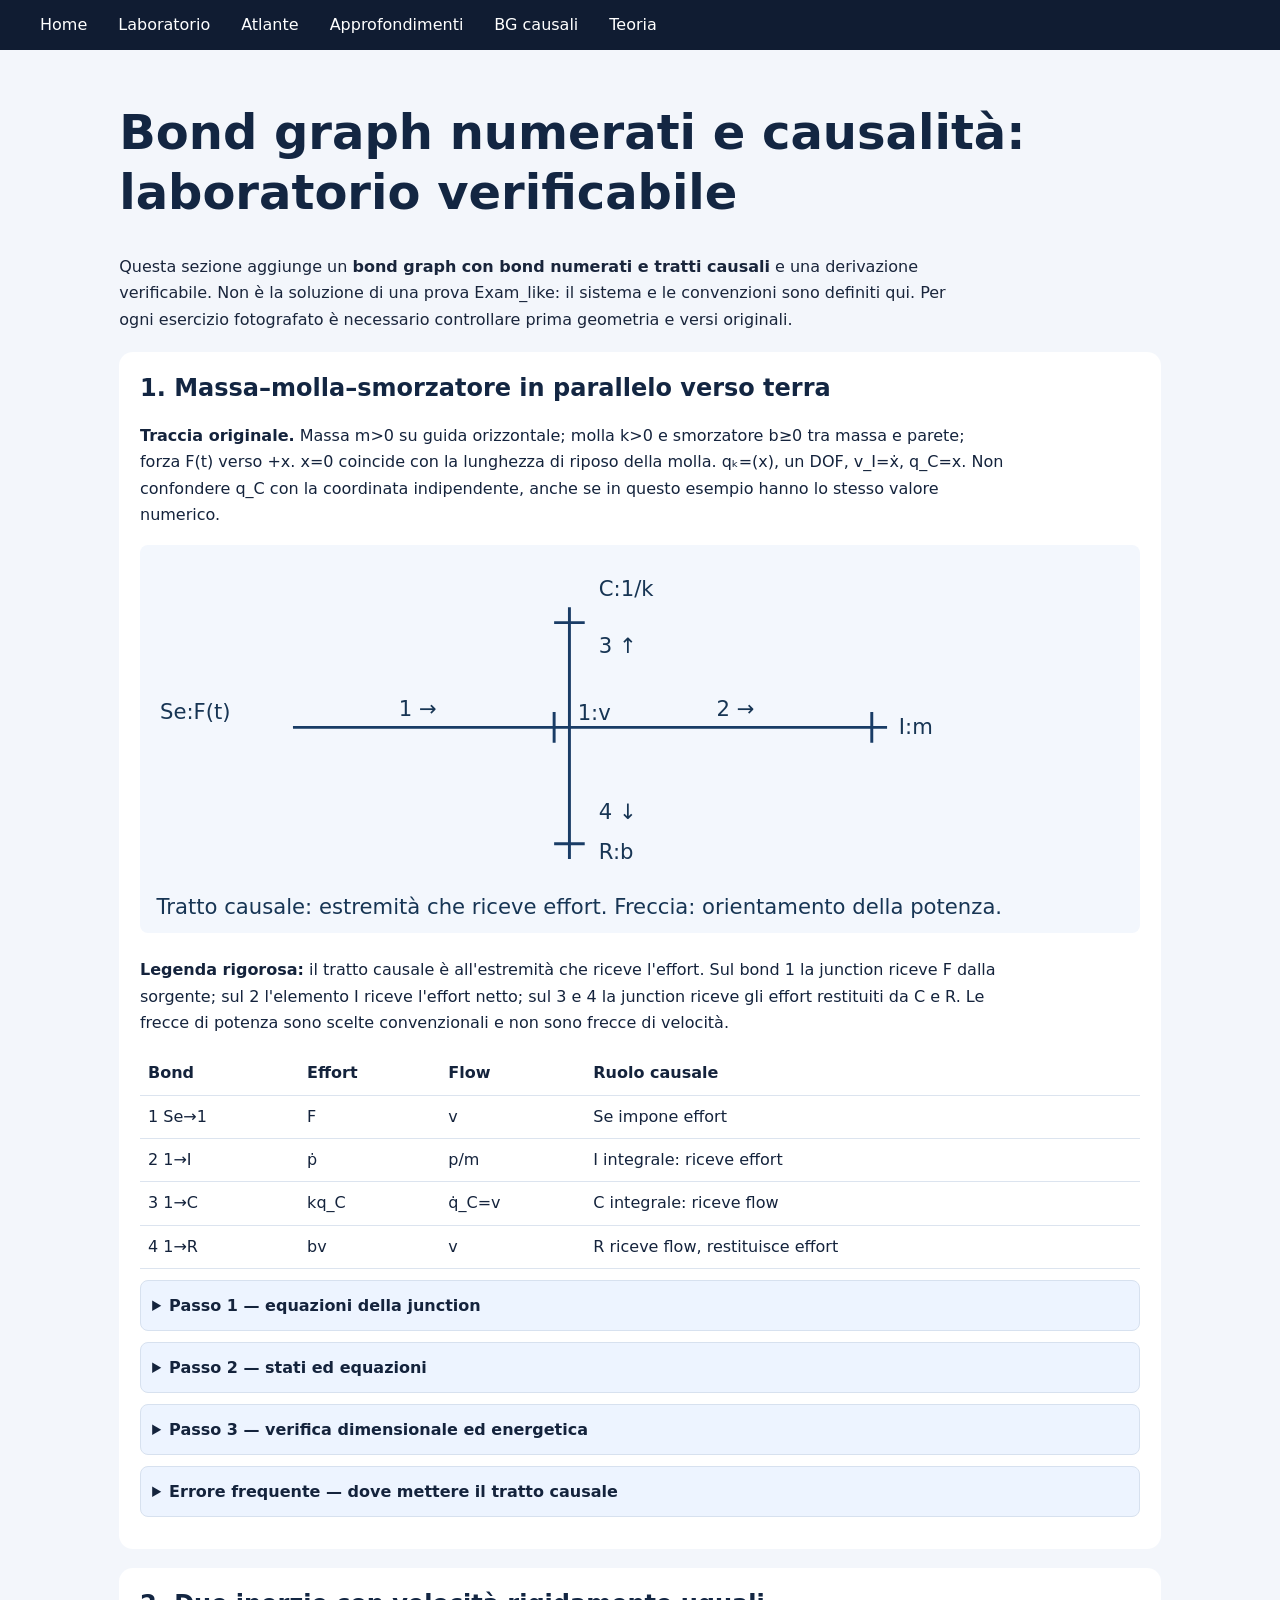
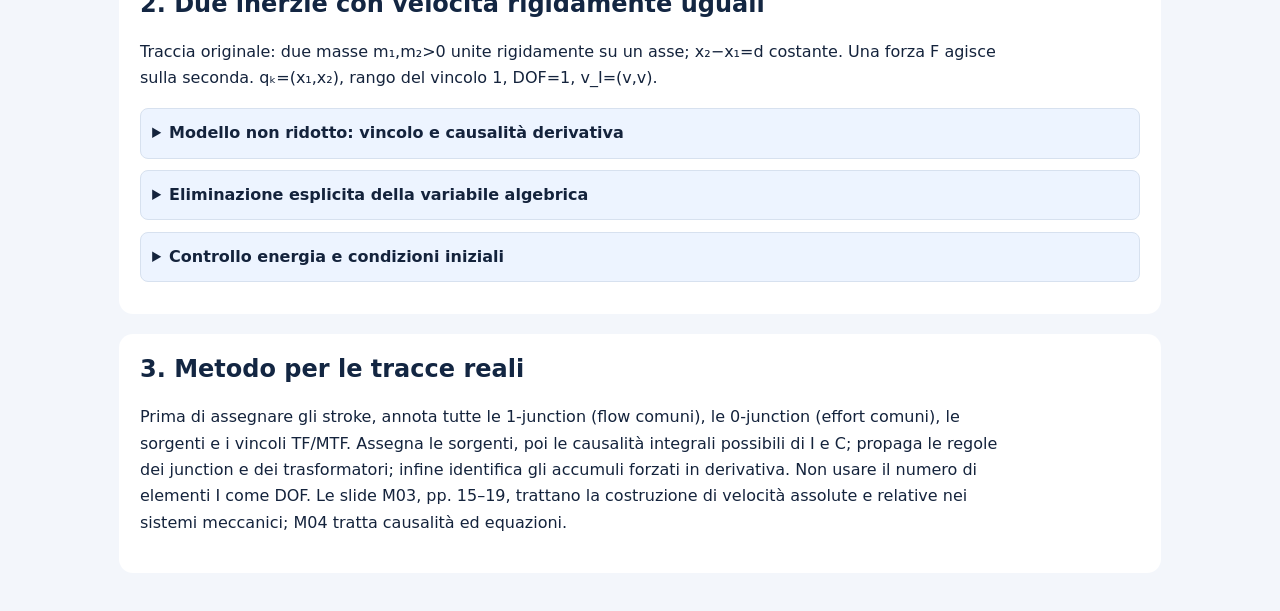
<file: causalita-completa.html>
<!doctype html><html lang="it"><head><meta charset="utf-8"><meta name="viewport" content="width=device-width,initial-scale=1"><title>Bond graph numerati e causalità: laboratorio verificabile</title><link rel="stylesheet" href="assets/style.css"><style>main{max-width:1080px;margin:auto;padding:1.2rem}article{background:#fff;color:#14233c;border-radius:14px;padding:1.3rem;margin:1.2rem 0;line-height:1.65}svg{max-width:100%;height:auto;background:#f3f7fd;border-radius:8px}details{margin:.7rem 0;padding:.7rem;background:#edf4ff;border-radius:8px}summary{cursor:pointer;font-weight:700}button{padding:.6rem;margin:.3rem}fieldset{margin:1rem 0}label{display:block;padding:.35rem}.result{padding:.6rem;border-left:4px solid #2874aa}code{white-space:normal}nav a{margin-right:1rem} @media(max-width:600px){main{padding:.4rem}article{padding:.8rem}}</style></head><body><header><nav><a href="index.html">Home</a><a href="laboratorio.html">Laboratorio</a><a href="atlante.html">Atlante</a><a href="approfondimenti.html">Approfondimenti</a><a href="causalita-completa.html">BG causali</a><a href="teoria-verificabile.html">Teoria</a></nav></header><main><h1>Bond graph numerati e causalità: laboratorio verificabile</h1><p>Questa sezione aggiunge un <strong>bond graph con bond numerati e tratti causali</strong> e una derivazione verificabile. Non è la soluzione di una prova Exam_like: il sistema e le convenzioni sono definiti qui. Per ogni esercizio fotografato è necessario controllare prima geometria e versi originali.</p><article><h2>1. Massa–molla–smorzatore in parallelo verso terra</h2><p><strong>Traccia originale.</strong> Massa m&gt;0 su guida orizzontale; molla k&gt;0 e smorzatore b≥0 tra massa e parete; forza F(t) verso +x. x=0 coincide con la lunghezza di riposo della molla. qₖ=(x), un DOF, v_I=ẋ, q_C=x. Non confondere q_C con la coordinata indipendente, anche se in questo esempio hanno lo stesso valore numerico.</p><svg viewBox="0 0 850 330" role="img" aria-label="Bond graph numerato massa molla smorzatore: Se forza e junction 1 velocità v, bond 1-4 con causal strokes"><g stroke="#193c66" stroke-width="2.5" fill="none"><path d="M130 155H365M365 155H635M365 155V53M365 155V267"/><path d="M352 142V168M622 142V168M352 66H378M352 254H378"/></g><g fill="#173554" font-size="18"><text x="17" y="148">Se:F(t)</text><text x="220" y="145">1 →</text><text x="372" y="149">1:v</text><text x="490" y="145">2 →</text><text x="645" y="161">I:m</text><text x="390" y="43">C:1/k</text><text x="390" y="267">R:b</text><text x="390" y="92">3 ↑</text><text x="390" y="233">4 ↓</text><text x="14" y="314">Tratto causale: estremità che riceve effort. Freccia: orientamento della potenza.</text></g></svg><p><strong>Legenda rigorosa:</strong> il tratto causale è all'estremità che riceve l'effort. Sul bond 1 la junction riceve F dalla sorgente; sul 2 l'elemento I riceve l'effort netto; sul 3 e 4 la junction riceve gli effort restituiti da C e R. Le frecce di potenza sono scelte convenzionali e non sono frecce di velocità.</p><table><tr><th>Bond</th><th>Effort</th><th>Flow</th><th>Ruolo causale</th></tr><tr><td>1 Se→1</td><td>F</td><td>v</td><td>Se impone effort</td></tr><tr><td>2 1→I</td><td>ṗ</td><td>p/m</td><td>I integrale: riceve effort</td></tr><tr><td>3 1→C</td><td>kq_C</td><td>q̇_C=v</td><td>C integrale: riceve flow</td></tr><tr><td>4 1→R</td><td>bv</td><td>v</td><td>R riceve flow, restituisce effort</td></tr></table><details><summary>Passo 1 — equazioni della junction</summary><p>La 1-junction impone f₁=f₂=f₃=f₄=v, con orientamenti locali coerenti. Bilancio delle forze: e₂=e₁−e₃−e₄. Qui il segno meno nasce dalla scelta di potenza entrante nei componenti passivi, non da una regola universale sui numeri dei bond.</p></details><details><summary>Passo 2 — stati ed equazioni</summary><p>p=mv, e₂=ṗ, e₃=kq_C, e₄=bv, q̇_C=v. Quindi ṗ=F−kq_C−(b/m)p e q̇_C=p/m. Per questo modello non vincolato sono due stati indipendenti p e q_C, salvo casi degeneri esclusi dalle ipotesi.</p></details><details><summary>Passo 3 — verifica dimensionale ed energetica</summary><p>ṗ, F, kq_C e bv sono tutti in newton. E=p²/(2m)+kq_C²/2; Ė=(p/m)(F−kq_C−bp/m)+kq_C(p/m)=Fv−bv². Se F=0 l'energia non aumenta. Questa identità controlla contemporaneamente segni e collegamenti.</p></details><details><summary>Errore frequente — dove mettere il tratto causale</summary><p>Non basta dire «I è integrale»: bisogna specificare la variabile imposta alla sua porta. I integrale riceve effort ṗ e restituisce flow p/m; C integrale riceve flow q̇_C e restituisce effort kq_C. Se inverti uno stroke, cambiano le equazioni causali da propagare.</p></details></article><article><h2>2. Due inerzie con velocità rigidamente uguali</h2><p>Traccia originale: due masse m₁,m₂&gt;0 unite rigidamente su un asse; x₂−x₁=d costante. Una forza F agisce sulla seconda. qₖ=(x₁,x₂), rango del vincolo 1, DOF=1, v_I=(v,v).</p><details><summary>Modello non ridotto: vincolo e causalità derivativa</summary><p>Con forze interne ±λ: m₁v̇=λ, m₂v̇=F−λ, ẋ₂−ẋ₁=0. Se scegli I:m₂ integrale e I:m₁ derivativa, la velocità comune v è restituita dal primo elemento, mentre il secondo restituisce e₁=m₁v̇: il suo momento p₁=m₁v non è uno stato indipendente. Questa è una possibile scelta causale, non una proprietà esclusiva della massa m₁.</p></details><details><summary>Eliminazione esplicita della variabile algebrica</summary><p>λ=m₁v̇. Sostituendo nella seconda equazione: m₂v̇=F−m₁v̇, quindi (m₁+m₂)v̇=F. P=(m₁+m₂)v, Ṗ=F; p₁=m₁P/(m₁+m₂), p₂=m₂P/(m₁+m₂). Il vincolo non elimina fisicamente una delle masse: le loro energie si sommano.</p></details><details><summary>Controllo energia e condizioni iniziali</summary><p>E=(m₁+m₂)v²/2, Ė=Fv. Le condizioni iniziali del modello non ridotto devono soddisfare v₁(0)=v₂(0); scegliere arbitrariamente due velocità iniziali differenti violerebbe il vincolo.</p></details></article><article><h2>3. Metodo per le tracce reali</h2><p>Prima di assegnare gli stroke, annota tutte le 1-junction (flow comuni), le 0-junction (effort comuni), le sorgenti e i vincoli TF/MTF. Assegna le sorgenti, poi le causalità integrali possibili di I e C; propaga le regole dei junction e dei trasformatori; infine identifica gli accumuli forzati in derivativa. Non usare il numero di elementi I come DOF. Le slide M03, pp. 15–19, trattano la costruzione di velocità assolute e relative nei sistemi meccanici; M04 tratta causalità ed equazioni.</p></article></main></body></html>
</file>
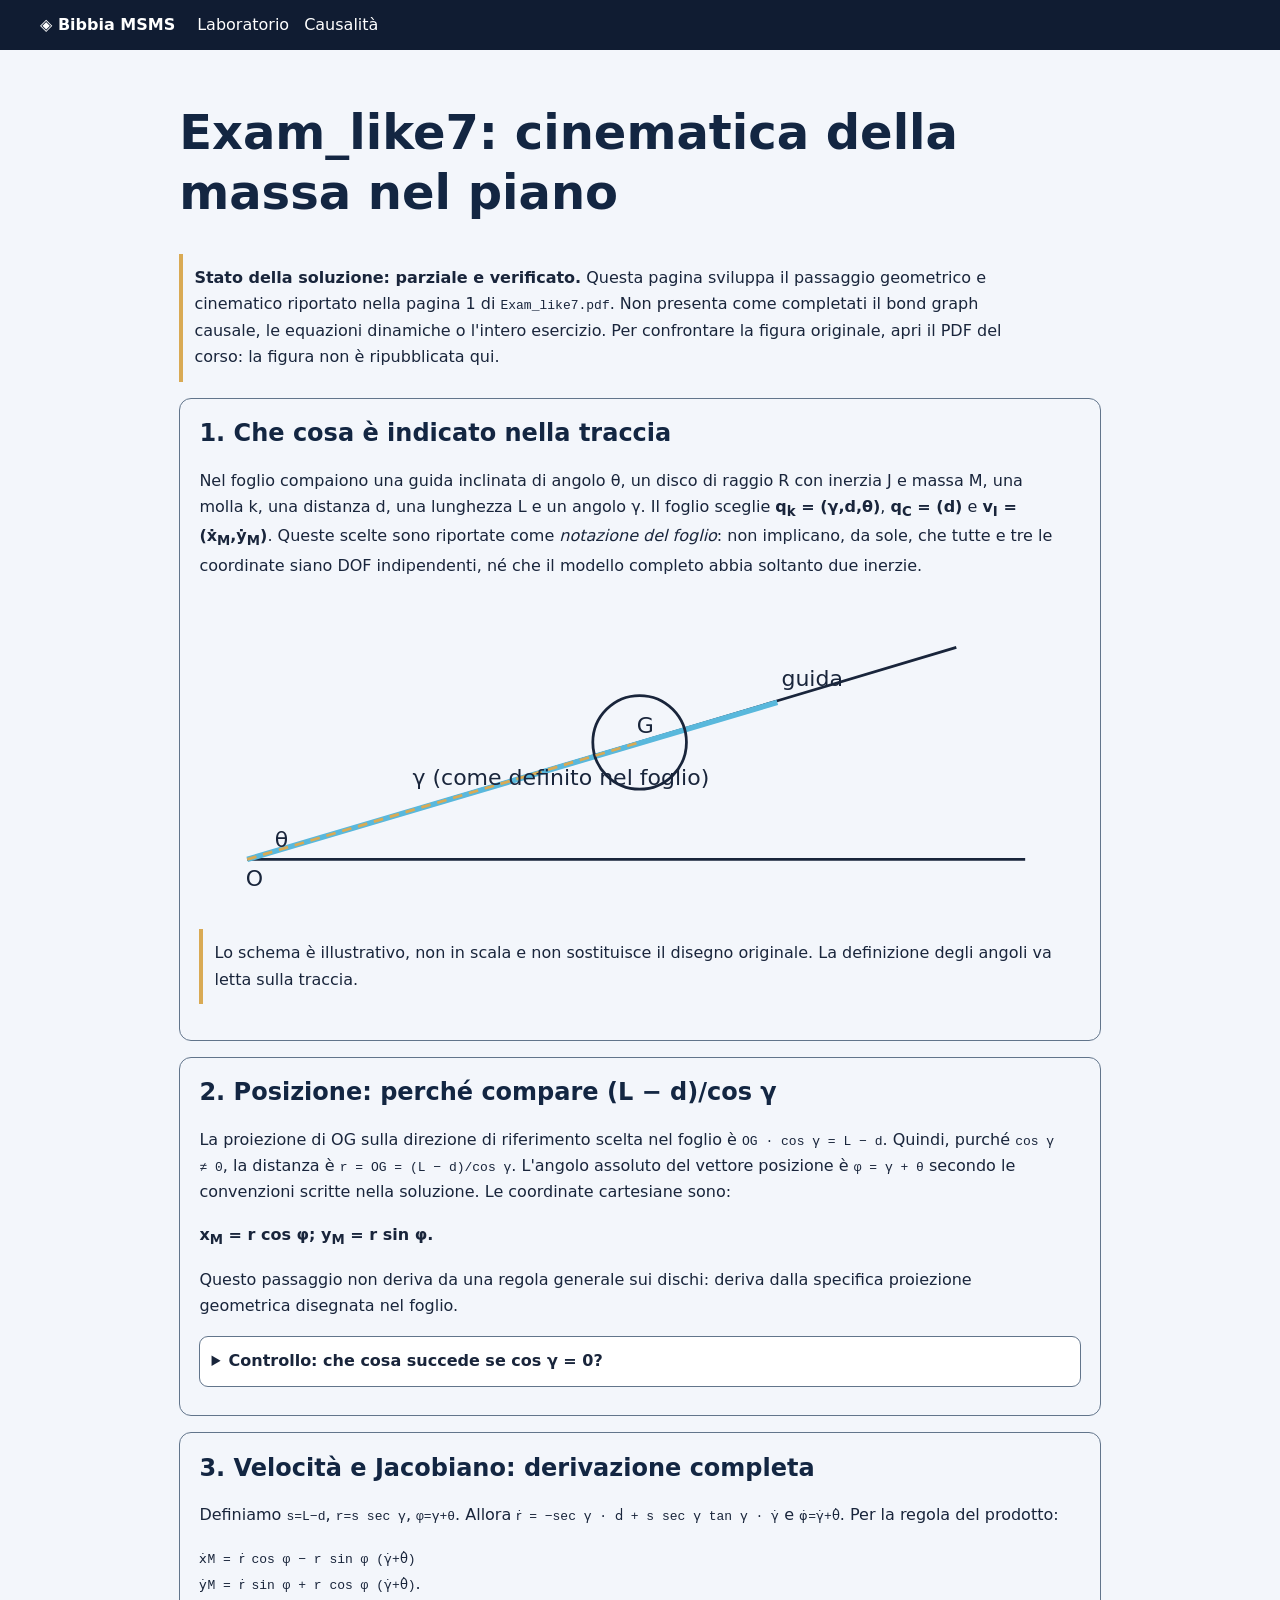
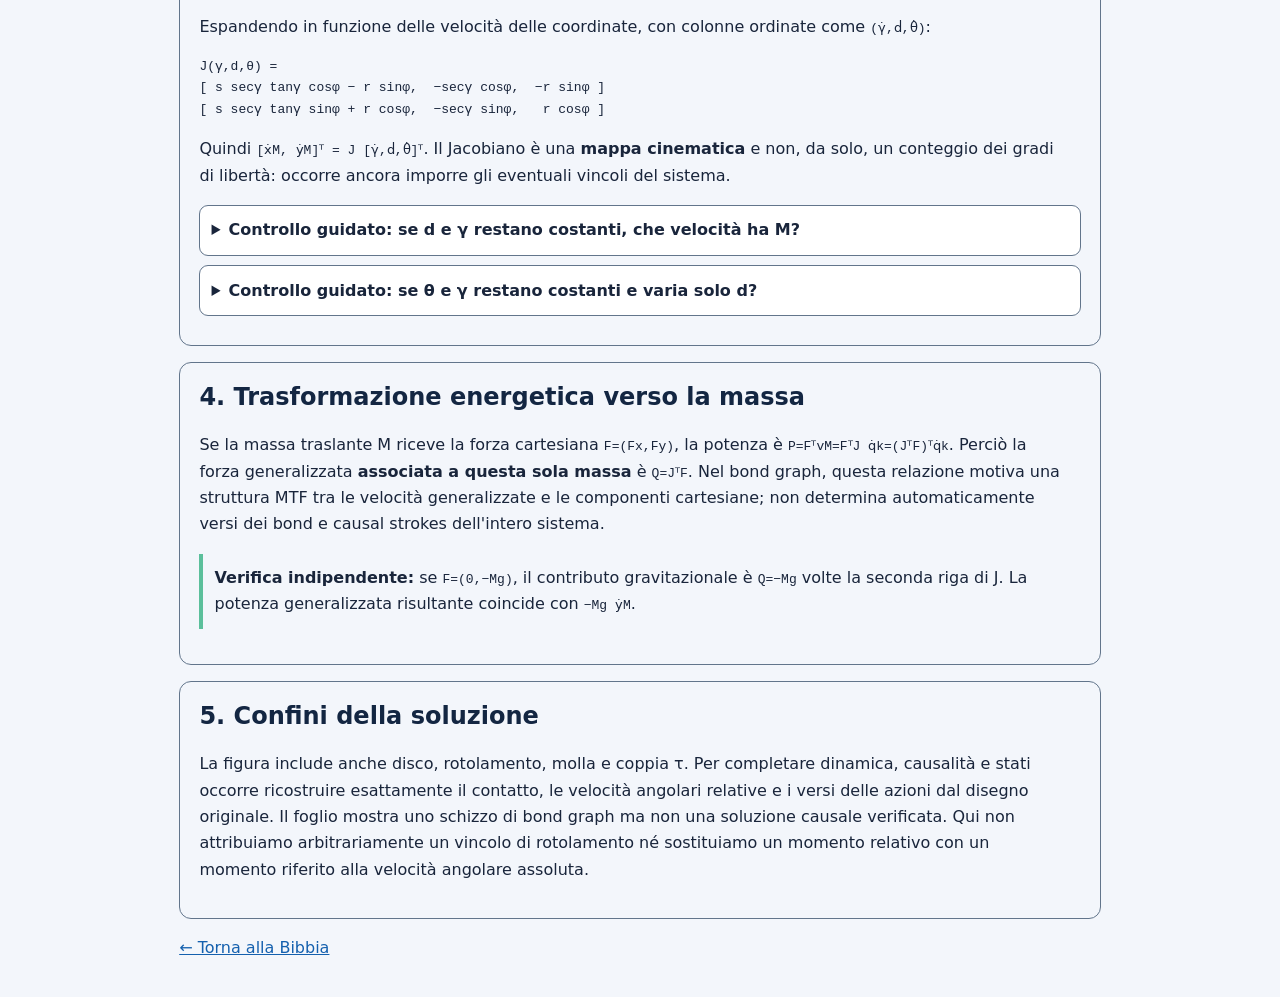
<file: exam-like-7.html>
<!doctype html><html lang="it"><head><meta charset="utf-8"><meta name="viewport" content="width=device-width,initial-scale=1"><title>Exam_like7 · cinematica verificata | Bibbia MSMS</title><link rel="stylesheet" href="assets/style.css"><style>main{max-width:960px;margin:auto;padding:1.2rem;line-height:1.65}article{padding:1.2rem;border:1px solid #62758b;border-radius:12px;margin:1rem 0}details{padding:.7rem;border:1px solid #62758b;border-radius:9px;margin:.6rem 0}summary{cursor:pointer;font-weight:700}code,pre{white-space:pre-wrap;overflow-wrap:anywhere} .note{border-left:4px solid #d9aa54;padding:.7rem} .ok{border-left:4px solid #5bbf9b;padding:.7rem} input{width:6rem} svg{max-width:100%;height:auto}</style></head><body><header><a class="brand" href="index.html">◈ Bibbia MSMS</a><nav><a href="laboratorio.html">Laboratorio</a><a href="causalita-completa.html">Causalità</a></nav></header><main><h1>Exam_like7: cinematica della massa nel piano</h1><p class="note"><strong>Stato della soluzione: parziale e verificato.</strong> Questa pagina sviluppa il passaggio geometrico e cinematico riportato nella pagina 1 di <code>Exam_like7.pdf</code>. Non presenta come completati il bond graph causale, le equazioni dinamiche o l'intero esercizio. Per confrontare la figura originale, apri il PDF del corso: la figura non è ripubblicata qui.</p><article><h2>1. Che cosa è indicato nella traccia</h2><p>Nel foglio compaiono una guida inclinata di angolo θ, un disco di raggio R con inerzia J e massa M, una molla k, una distanza d, una lunghezza L e un angolo γ. Il foglio sceglie <strong>q<sub>k</sub> = (γ,d,θ)</strong>, <strong>q<sub>C</sub> = (d)</strong> e <strong>v<sub>I</sub> = (ẋ<sub>M</sub>,ẏ<sub>M</sub>)</strong>. Queste scelte sono riportate come <em>notazione del foglio</em>: non implicano, da sole, che tutte e tre le coordinate siano DOF indipendenti, né che il modello completo abbia soltanto due inerzie.</p><svg viewBox="0 0 640 225" role="img" aria-label="Schema geometrico semplificato: guida inclinata, posizione G, vettore posizione della massa M e angoli gamma e theta"><path d="M35 192 L600 192 M35 192 L550 38" stroke="currentColor" stroke-width="2" fill="none"/><path d="M35 192 L420 78" stroke="#59b8dc" stroke-width="4"/><circle cx="320" cy="107" r="34" stroke="currentColor" fill="none" stroke-width="2"/><path d="M35 192 L320 107" stroke="#d9aa54" stroke-width="2" stroke-dasharray="7 5"/><text x="55" y="183" fill="currentColor">θ</text><text x="155" y="138" fill="currentColor">γ (come definito nel foglio)</text><text x="318" y="100" fill="currentColor">G</text><text x="423" y="66" fill="currentColor">guida</text><text x="34" y="211" fill="currentColor">O</text></svg><p class="note">Lo schema è illustrativo, non in scala e non sostituisce il disegno originale. La definizione degli angoli va letta sulla traccia.</p></article><article><h2>2. Posizione: perché compare (L − d)/cos γ</h2><p>La proiezione di OG sulla direzione di riferimento scelta nel foglio è <code>OG · cos γ = L − d</code>. Quindi, purché <code>cos γ ≠ 0</code>, la distanza è <code>r = OG = (L − d)/cos γ</code>. L'angolo assoluto del vettore posizione è <code>φ = γ + θ</code> secondo le convenzioni scritte nella soluzione. Le coordinate cartesiane sono:</p><p><strong>x<sub>M</sub> = r cos φ; y<sub>M</sub> = r sin φ.</strong></p><p>Questo passaggio non deriva da una regola generale sui dischi: deriva dalla specifica proiezione geometrica disegnata nel foglio.</p><details><summary>Controllo: che cosa succede se cos γ = 0?</summary><p>La parametrizzazione <code>r=(L−d)/cos γ</code> è singolare. Non si può sostituire γ=π/2 nella formula: bisogna tornare ai vincoli geometrici originali e verificare se la configurazione è fisicamente ammissibile.</p></details></article><article><h2>3. Velocità e Jacobiano: derivazione completa</h2><p>Definiamo <code>s=L−d</code>, <code>r=s sec γ</code>, <code>φ=γ+θ</code>. Allora <code>ṙ = −sec γ · ḋ + s sec γ tan γ · γ̇</code> e <code>φ̇=γ̇+θ̇</code>. Per la regola del prodotto:</p><p><code>ẋM = ṙ cos φ − r sin φ (γ̇+θ̇)</code><br><code>ẏM = ṙ sin φ + r cos φ (γ̇+θ̇)</code>.</p><p>Espandendo in funzione delle velocità delle coordinate, con colonne ordinate come <code>(γ̇,ḋ,θ̇)</code>:</p><pre>J(γ,d,θ) =
[ s secγ tanγ cosφ − r sinφ,  −secγ cosφ,  −r sinφ ]
[ s secγ tanγ sinφ + r cosφ,  −secγ sinφ,   r cosφ ]</pre><p>Quindi <code>[ẋM, ẏM]ᵀ = J [γ̇,ḋ,θ̇]ᵀ</code>. Il Jacobiano è una <strong>mappa cinematica</strong> e non, da solo, un conteggio dei gradi di libertà: occorre ancora imporre gli eventuali vincoli del sistema.</p><details><summary>Controllo guidato: se d e γ restano costanti, che velocità ha M?</summary><p><code>ṙ=0</code>, dunque <code>ẋM=−r sinφ θ̇</code> e <code>ẏM=r cosφ θ̇</code>. Il modulo è <code>|vM|=|r θ̇|</code>, coerente con il moto circolare a raggio r.</p></details><details><summary>Controllo guidato: se θ e γ restano costanti e varia solo d?</summary><p><code>ẋM=−secγ cosφ ḋ</code>, <code>ẏM=−secγ sinφ ḋ</code>. Il vettore velocità è lungo la direzione radiale, con verso opposto all'aumento di d.</p></details></article><article><h2>4. Trasformazione energetica verso la massa</h2><p>Se la massa traslante M riceve la forza cartesiana <code>F=(Fx,Fy)</code>, la potenza è <code>P=FᵀvM=FᵀJ q̇k=(JᵀF)ᵀq̇k</code>. Perciò la forza generalizzata <strong>associata a questa sola massa</strong> è <code>Q=JᵀF</code>. Nel bond graph, questa relazione motiva una struttura MTF tra le velocità generalizzate e le componenti cartesiane; non determina automaticamente versi dei bond e causal strokes dell'intero sistema.</p><p class="ok"><strong>Verifica indipendente:</strong> se <code>F=(0,−Mg)</code>, il contributo gravitazionale è <code>Q=−Mg</code> volte la seconda riga di J. La potenza generalizzata risultante coincide con <code>−Mg ẏM</code>.</p></article><article><h2>5. Confini della soluzione</h2><p>La figura include anche disco, rotolamento, molla e coppia τ. Per completare dinamica, causalità e stati occorre ricostruire esattamente il contatto, le velocità angolari relative e i versi delle azioni dal disegno originale. Il foglio mostra uno schizzo di bond graph ma non una soluzione causale verificata. Qui non attribuiamo arbitrariamente un vincolo di rotolamento né sostituiamo un momento relativo con un momento riferito alla velocità angolare assoluta.</p></article><p><a href="index.html">← Torna alla Bibbia</a></p></main></body></html>
</file>
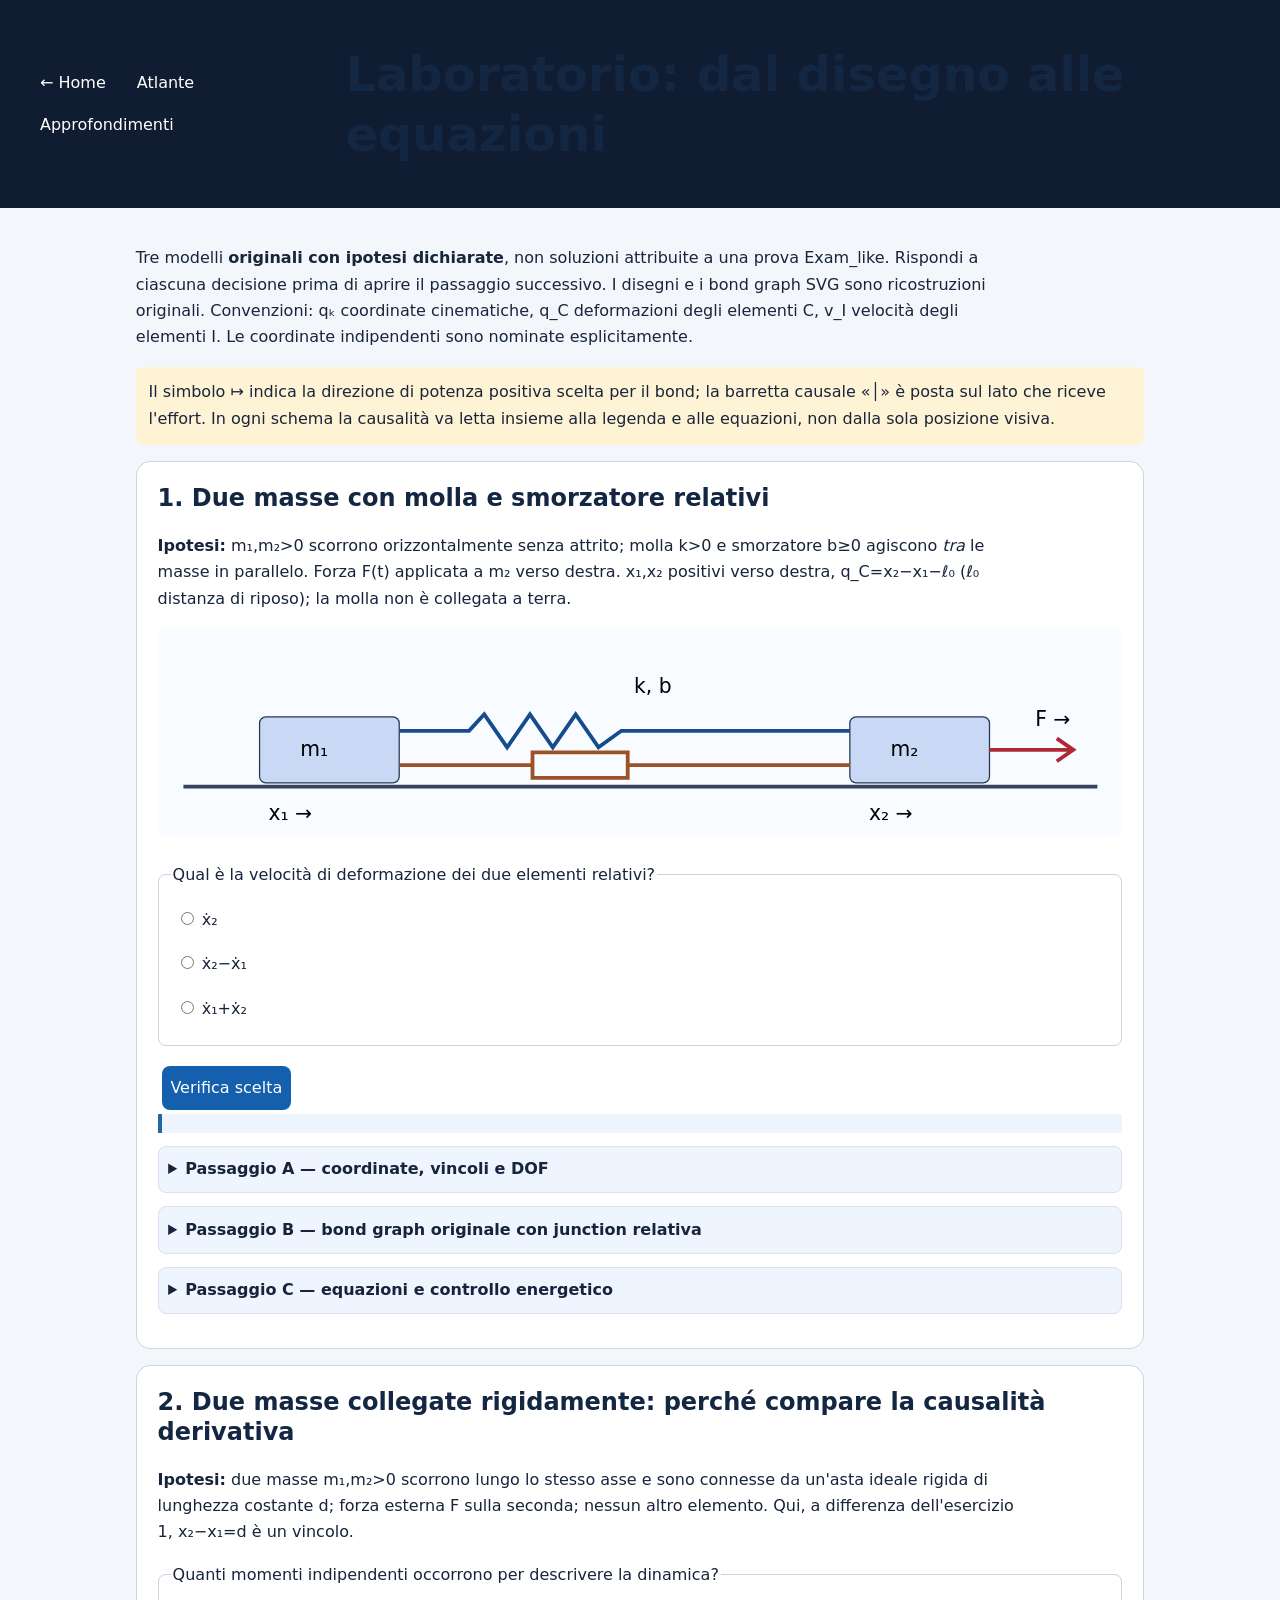
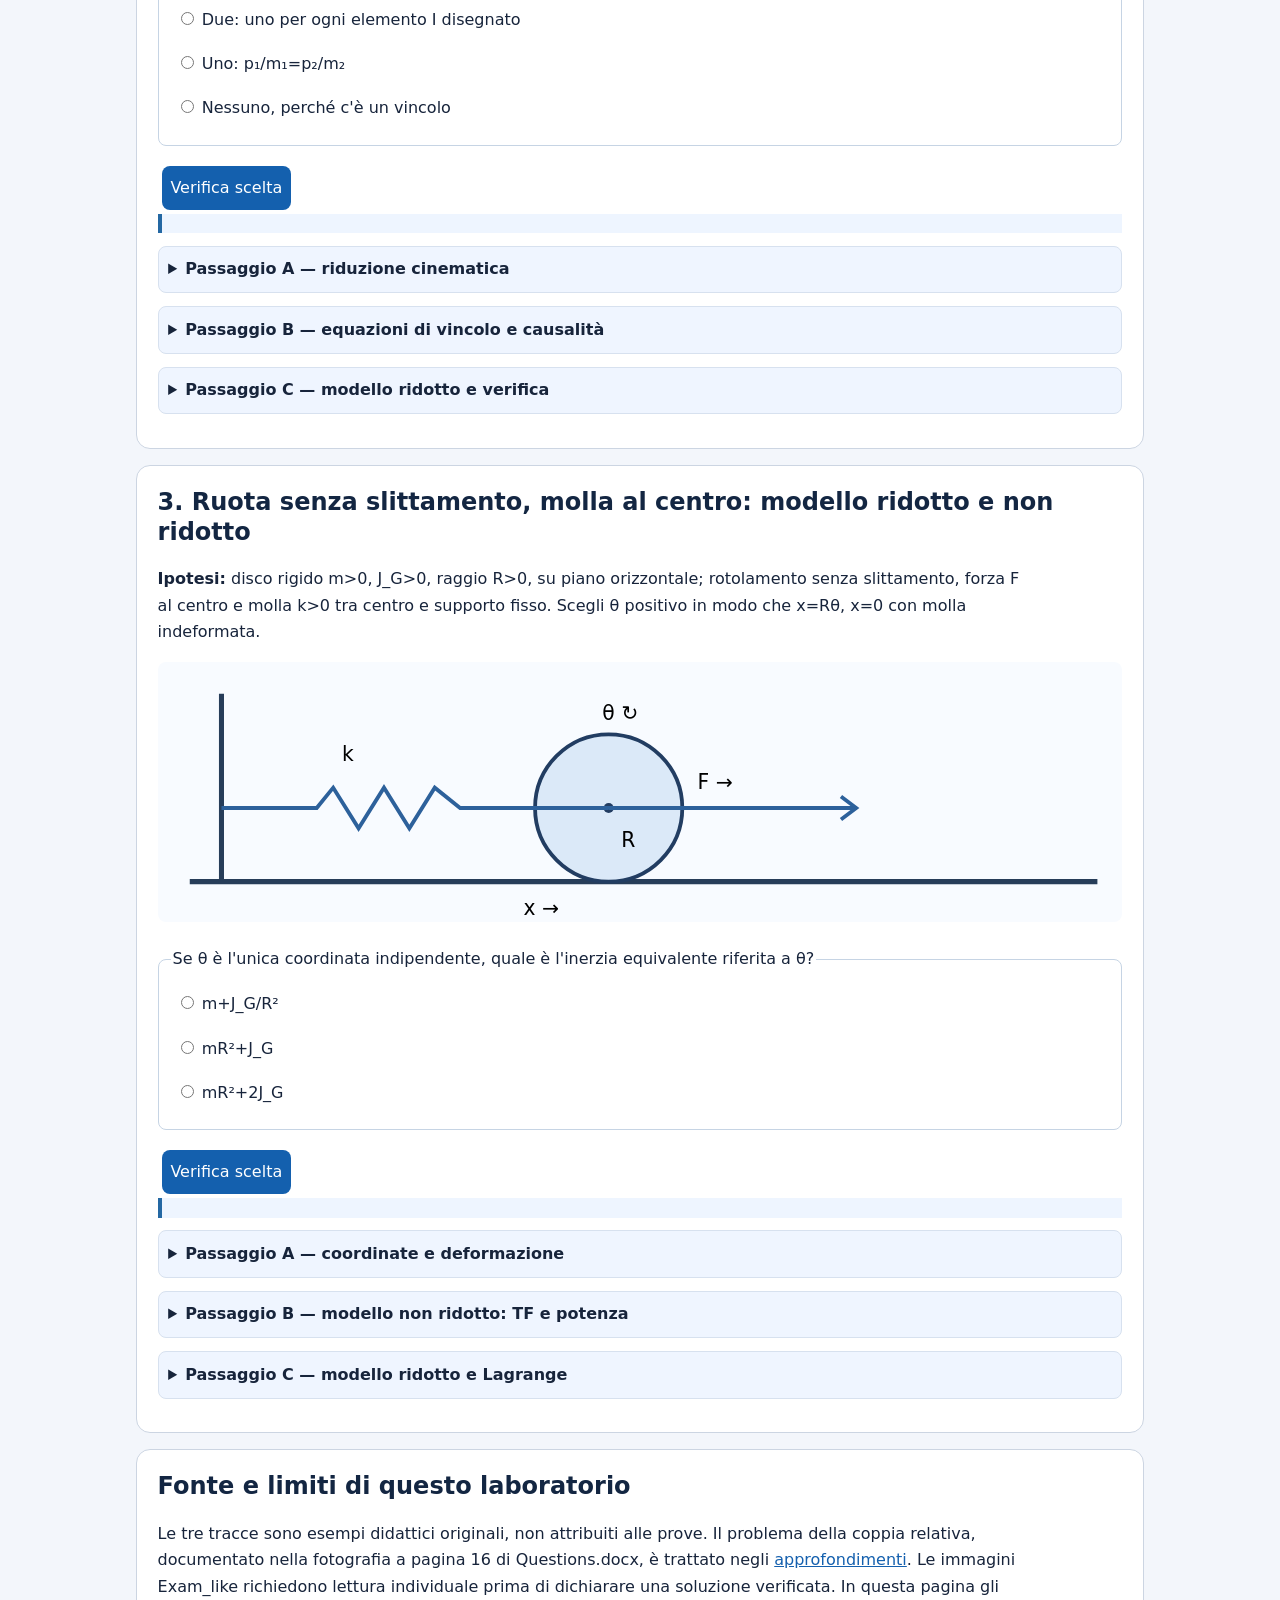
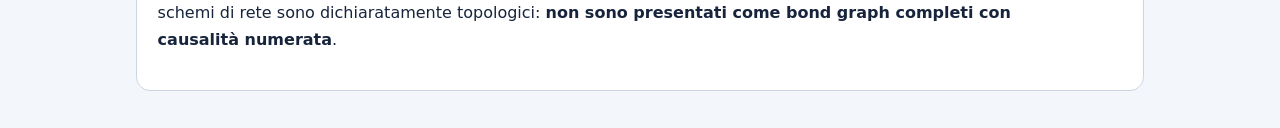
<file: laboratorio.html>
<!doctype html><html lang="it"><head><meta charset="utf-8"><meta name="viewport" content="width=device-width,initial-scale=1"><title>MSMS | Laboratorio di modellazione verificabile</title><link rel="stylesheet" href="assets/style.css"><style>main{max-width:1050px;margin:auto;padding:1.3rem}article{background:white;border:1px solid #ccd5e2;border-radius:14px;padding:1.3rem;margin:1rem 0;color:#17243b}svg{max-width:100%;height:auto;background:#f8fbff;border-radius:8px}button{margin:.25rem;padding:.55rem}fieldset{border:1px solid #c6d4e4;border-radius:8px;margin:1rem 0}label{display:block;margin:.5rem 0} .feedback{border-left:4px solid #2468a3;padding:.6rem;background:#eef5ff} .note{background:#fff3d5;padding:.8rem;border-radius:8px}details{margin:.8rem 0;padding:.6rem;background:#eff5ff}summary{cursor:pointer;font-weight:700}code{white-space:normal}nav a{margin-right:1rem} @media(max-width:650px){main{padding:.6rem}article{padding:.8rem}}</style></head><body><header><nav><a href="index.html">← Home</a><a href="atlante.html">Atlante</a><a href="approfondimenti.html">Approfondimenti</a></nav><h1>Laboratorio: dal disegno alle equazioni</h1></header><main><p>Tre modelli <strong>originali con ipotesi dichiarate</strong>, non soluzioni attribuite a una prova Exam_like. Rispondi a ciascuna decisione prima di aprire il passaggio successivo. I disegni e i bond graph SVG sono ricostruzioni originali. Convenzioni: qₖ coordinate cinematiche, q_C deformazioni degli elementi C, v_I velocità degli elementi I. Le coordinate indipendenti sono nominate esplicitamente.</p><div class="note">Il simbolo ↦ indica la direzione di potenza positiva scelta per il bond; la barretta causale «│» è posta sul lato che riceve l'effort. In ogni schema la causalità va letta insieme alla legenda e alle equazioni, non dalla sola posizione visiva.</div>
<article id="due-masse"><h2>1. Due masse con molla e smorzatore relativi</h2><p><strong>Ipotesi:</strong> m₁,m₂&gt;0 scorrono orizzontalmente senza attrito; molla k&gt;0 e smorzatore b≥0 agiscono <em>tra</em> le masse in parallelo. Forza F(t) applicata a m₂ verso destra. x₁,x₂ positivi verso destra, q_C=x₂−x₁−ℓ₀ (ℓ₀ distanza di riposo); la molla non è collegata a terra.</p><svg viewBox="0 0 760 165" role="img" aria-label="Due blocchi m1 e m2 su guida orizzontale collegati da molla e smorzatore in parallelo, forza F verso destra su m2"><path d="M20 125H740" stroke="#35445b" stroke-width="3"/><rect x="80" y="70" width="110" height="52" rx="5" fill="#c9d9f5" stroke="#243954"/><rect x="545" y="70" width="110" height="52" rx="5" fill="#c9d9f5" stroke="#243954"/><text x="112" y="101">m₁</text><text x="577" y="101">m₂</text><path d="M190 81H245l12 -13 18 26 18 -26 18 26 18 -26 18 26 18 -13H545" fill="none" stroke="#174b8b" stroke-width="3"/><path d="M190 108H295V98h75v20h-75v-10M370 108H545" fill="none" stroke="#9b5224" stroke-width="3"/><path d="M655 96H721m-13 -9 13 9 -13 9" fill="none" stroke="#b02735" stroke-width="3"/><text x="691" y="77">F →</text><text x="375" y="51">k, b</text><text x="87" y="151">x₁ →</text><text x="560" y="151">x₂ →</text></svg><div class="decision" data-question="0"><fieldset><legend>Qual è la velocità di deformazione dei due elementi relativi?</legend><label><input type="radio" name="d0" value="0"> ẋ₂</label><label><input type="radio" name="d0" value="1"> ẋ₂−ẋ₁</label><label><input type="radio" name="d0" value="2"> ẋ₁+ẋ₂</label></fieldset><button type="button" class="check">Verifica scelta</button><div class="feedback" aria-live="polite"></div></div><details><summary>Passaggio A — coordinate, vincoli e DOF</summary><p>qₖ=(x₁,x₂). Non è imposto alcun vincolo rigido tra le masse: 2 DOF e due coordinate indipendenti x₁,x₂. v_I=(ẋ₁,ẋ₂). La molla introduce q_C=x₂−x₁−ℓ₀, quindi q̇_C=ẋ₂−ẋ₁. Il fatto che ci sia un elemento C non aggiunge un terzo DOF: la sua deformazione dipende dalle posizioni dei due corpi.</p></details><details><summary>Passaggio B — bond graph originale con junction relativa</summary><svg viewBox="0 0 850 300" role="img" aria-label="Bond graph due masse: due junction 1 per v1 e v2, junction 1 per vrel=v2-v1, due trasformatori unitari di segno, inerzie, sorgente, C e R"><g stroke="#223b62" stroke-width="2" fill="none"><path d="M135 145H315M315 145H490M490 145H680M135 145V68M135 145V226M490 145V68M490 145V226M680 145V68M680 145V226"/><path d="M130 68h10M485 68h10M675 68h10M130 226h10M485 226h10M675 226h10"/></g><g fill="#172b4c" font-size="17"><text x="109" y="151">1:v₁</text><text x="293" y="151">TF:−1</text><text x="465" y="151">1:vᵣ</text><text x="659" y="151">TF:+1</text><text x="96" y="49">I:m₁</text><text x="95" y="252">(porta v₁)</text><text x="456" y="49">C:1/k</text><text x="455" y="253">R:b</text><text x="648" y="49">I:m₂</text><text x="650" y="252">Se:F</text><text x="14" y="289">Schema topologico: i TF ±1 raccolgono vᵣ=v₂−v₁; non sono inerzie aggiuntive.</text></g></svg><p><strong>Nota sullo schema:</strong> rappresentazione topologica semplificata per mostrare la junction relativa; non è un bond graph completamente numerato con causal strokes propagati. Per un BG completo, inserire i bond numerati e assegnare i tratti secondo le equazioni di porta, con I in causalità integrale e C in causalità integrale. Le due inerzie sono indipendenti.</p></details><details><summary>Passaggio C — equazioni e controllo energetico</summary><p>Definisci e=kq_C+b(ẋ₂−ẋ₁), forza della connessione diretta a sinistra su m₂ e a destra su m₁. m₁ẍ₁=e; m₂ẍ₂=F−e. Ponendo p₁=m₁ẋ₁ e p₂=m₂ẋ₂: ṗ₁=kq_C+b(p₂/m₂−p₁/m₁); ṗ₂=F−kq_C−b(p₂/m₂−p₁/m₁); q̇_C=p₂/m₂−p₁/m₁. Sono tre stati indipendenti (due quantità di moto e una deformazione), pur essendoci due DOF configurazionali: il moto di traslazione globale non entra nell'energia potenziale.</p><p>E=p₁²/(2m₁)+p₂²/(2m₂)+kq_C²/2. Derivando e sostituendo: Ė=F ẋ₂−b(ẋ₂−ẋ₁)². Il termine dissipativo è non positivo. Se b=0 e F=0, E è costante.</p></details></article>
<article id="rigido"><h2>2. Due masse collegate rigidamente: perché compare la causalità derivativa</h2><p><strong>Ipotesi:</strong> due masse m₁,m₂&gt;0 scorrono lungo lo stesso asse e sono connesse da un'asta ideale rigida di lunghezza costante d; forza esterna F sulla seconda; nessun altro elemento. Qui, a differenza dell'esercizio 1, x₂−x₁=d è un vincolo.</p><div class="decision" data-question="1"><fieldset><legend>Quanti momenti indipendenti occorrono per descrivere la dinamica?</legend><label><input type="radio" name="d1" value="0"> Due: uno per ogni elemento I disegnato</label><label><input type="radio" name="d1" value="1"> Uno: p₁/m₁=p₂/m₂</label><label><input type="radio" name="d1" value="2"> Nessuno, perché c'è un vincolo</label></fieldset><button type="button" class="check">Verifica scelta</button><div class="feedback" aria-live="polite"></div></div><details><summary>Passaggio A — riduzione cinematica</summary><p>qₖ=(x₁,x₂), g=x₂−x₁−d=0, Jacobiana del vincolo [−1,1] di rango 1: DOF=2−1=1. v_I=(ẋ₁,ẋ₂)=(v,v). Il modello non ridotto mantiene due velocità fisiche ma non due velocità indipendenti.</p></details><details><summary>Passaggio B — equazioni di vincolo e causalità</summary><p>Forza interna λ: m₁v̇=λ; m₂v̇=F−λ. Se entrambe le inerzie ricevessero effort indipendente per integrarlo, la rete produrrebbe due velocità da rendere uguali con un vincolo algebrico: il vincolo impone una dipendenza. Una possibile assegnazione non ridotta dà causalità derivativa a I:m₁: e₁=m₁v̇, ricavando la forza interna necessaria a imporre la velocità comune. Non si deve interpretare e₁ come una nuova forza fisica.</p></details><details><summary>Passaggio C — modello ridotto e verifica</summary><p>Eliminando λ: (m₁+m₂)v̇=F. Un solo elemento I equivalente, massa m₁+m₂, in causalità integrale: P=(m₁+m₂)v e Ṗ=F. p₁=m₁P/(m₁+m₂), p₂=m₂P/(m₁+m₂), quindi p₁ e p₂ non sono stati indipendenti. E=P²/[2(m₁+m₂)] ed Ė=Fv. Non confondere 1 DOF con 1 stato totale in un sistema che includa anche deformazioni indipendenti.</p></details></article>
<article id="ruota"><h2>3. Ruota senza slittamento, molla al centro: modello ridotto e non ridotto</h2><p><strong>Ipotesi:</strong> disco rigido m&gt;0, J_G&gt;0, raggio R&gt;0, su piano orizzontale; rotolamento senza slittamento, forza F al centro e molla k&gt;0 tra centro e supporto fisso. Scegli θ positivo in modo che x=Rθ, x=0 con molla indeformata.</p><svg viewBox="0 0 760 205" role="img" aria-label="Disco di raggio R che rotola senza slittare su un piano, molla orizzontale tra il centro del disco e parete a sinistra, forza F a destra"><path d="M25 173H740M50 25V173" stroke="#273d59" stroke-width="4"/><circle cx="355" cy="115" r="58" fill="#dbe9f8" stroke="#223d62" stroke-width="3"/><circle cx="355" cy="115" r="4" fill="#223d62"/><path d="M50 115H125l13 -16 20 32 20 -32 20 32 20 -32 20 16H355M355 115H550m-12 -9 12 9 -12 9" stroke="#2d619b" stroke-width="3" fill="none"/><text x="425" y="100">F →</text><text x="350" y="46">θ ↻</text><text x="288" y="199">x →</text><text x="145" y="78">k</text><text x="365" y="146">R</text></svg><div class="decision" data-question="2"><fieldset><legend>Se θ è l'unica coordinata indipendente, quale è l'inerzia equivalente riferita a θ?</legend><label><input type="radio" name="d2" value="0"> m+J_G/R²</label><label><input type="radio" name="d2" value="1"> mR²+J_G</label><label><input type="radio" name="d2" value="2"> mR²+2J_G</label></fieldset><button type="button" class="check">Verifica scelta</button><div class="feedback" aria-live="polite"></div></div><details><summary>Passaggio A — coordinate e deformazione</summary><p>qₖ=(x,y,θ). Contatto permanente y=R; rotolamento senza slittamento x−Rθ=0 con origine scelta. La Jacobiana dei due vincoli ha rango 2: 1 DOF. θ è una coordinata indipendente possibile; x è dipendente, ma la sua velocità rimane fisicamente rilevante. v_I=(ẋ,θ̇)=(Rθ̇,θ̇). q_C=x=Rθ, non θ: la molla si deforma linearmente.</p></details><details><summary>Passaggio B — modello non ridotto: TF e potenza</summary><svg viewBox="0 0 770 225" role="img" aria-label="Schema topologico di bond graph della ruota: junction traslazionale 1 velocità x punto, trasformatore TF R che collega junction rotazionale 1 theta punto, inerzie m e JG, molla e sorgente di forza"><g stroke="#233e65" stroke-width="2" fill="none"><path d="M160 105H380H580M160 105V35M160 105V180M380 105V35M580 105V35M580 105V180"/><path d="M155 35h10M155 180h10M375 35h10M575 35h10M575 180h10"/></g><g fill="#1b3455" font-size="17"><text x="115" y="112">1:ẋ</text><text x="343" y="112">TF:R</text><text x="540" y="112">1:θ̇</text><text x="122" y="25">I:m</text><text x="110" y="204">C:1/k</text><text x="337" y="25">Se:F</text><text x="548" y="25">I:J_G</text><text x="515" y="204">vincolo ẋ=Rθ̇</text></g></svg><p>Schema di connettività e trasformazione cinematica (non un BG completo con tratti causali e numerazione). Il TF ideale deve conservare potenza: F_t ẋ=τ θ̇, dunque τ=R F_t se ẋ=Rθ̇. Il contatto ideale non compie lavoro nel rotolamento senza slittamento su piano fermo. Il modello mantiene I:m e I:J_G, ma il vincolo lega le due velocità e quindi le quantità di moto: non sono due stati indipendenti.</p></details><details><summary>Passaggio C — modello ridotto e Lagrange</summary><p>T=½mR²θ̇²+½J_Gθ̇²=½(mR²+J_G)θ̇²; V=½kR²θ²; δW=FRδθ. Lagrange: (mR²+J_G)θ̈+kR²θ=FR. In θ, I_eq=mR²+J_G; in x, I_eq=m+J_G/R² e (m+J_G/R²)ẍ+kx=F. Non usare mR²+J_G insieme a una seconda inerzia J_G separata nello stesso modello ridotto: conteresti due volte l'energia rotazionale.</p><p>Stati possibili in θ: π=(mR²+J_G)θ̇ e q_C=Rθ. Allora π̇=FR−kRq_C e q̇_C=Rπ/(mR²+J_G). Controllo E=π²/[2(mR²+J_G)]+kq_C²/2, Ė=F Rθ̇=F ẋ.</p></details></article>
<article><h2>Fonte e limiti di questo laboratorio</h2><p>Le tre tracce sono esempi didattici originali, non attribuiti alle prove. Il problema della coppia relativa, documentato nella fotografia a pagina 16 di Questions.docx, è trattato negli <a href="approfondimenti.html#s5">approfondimenti</a>. Le immagini Exam_like richiedono lettura individuale prima di dichiarare una soluzione verificata. In questa pagina gli schemi di rete sono dichiaratamente topologici: <strong>non sono presentati come bond graph completi con causalità numerata</strong>.</p></article></main><script src="assets/laboratorio.js" defer></script></body></html>
</file>
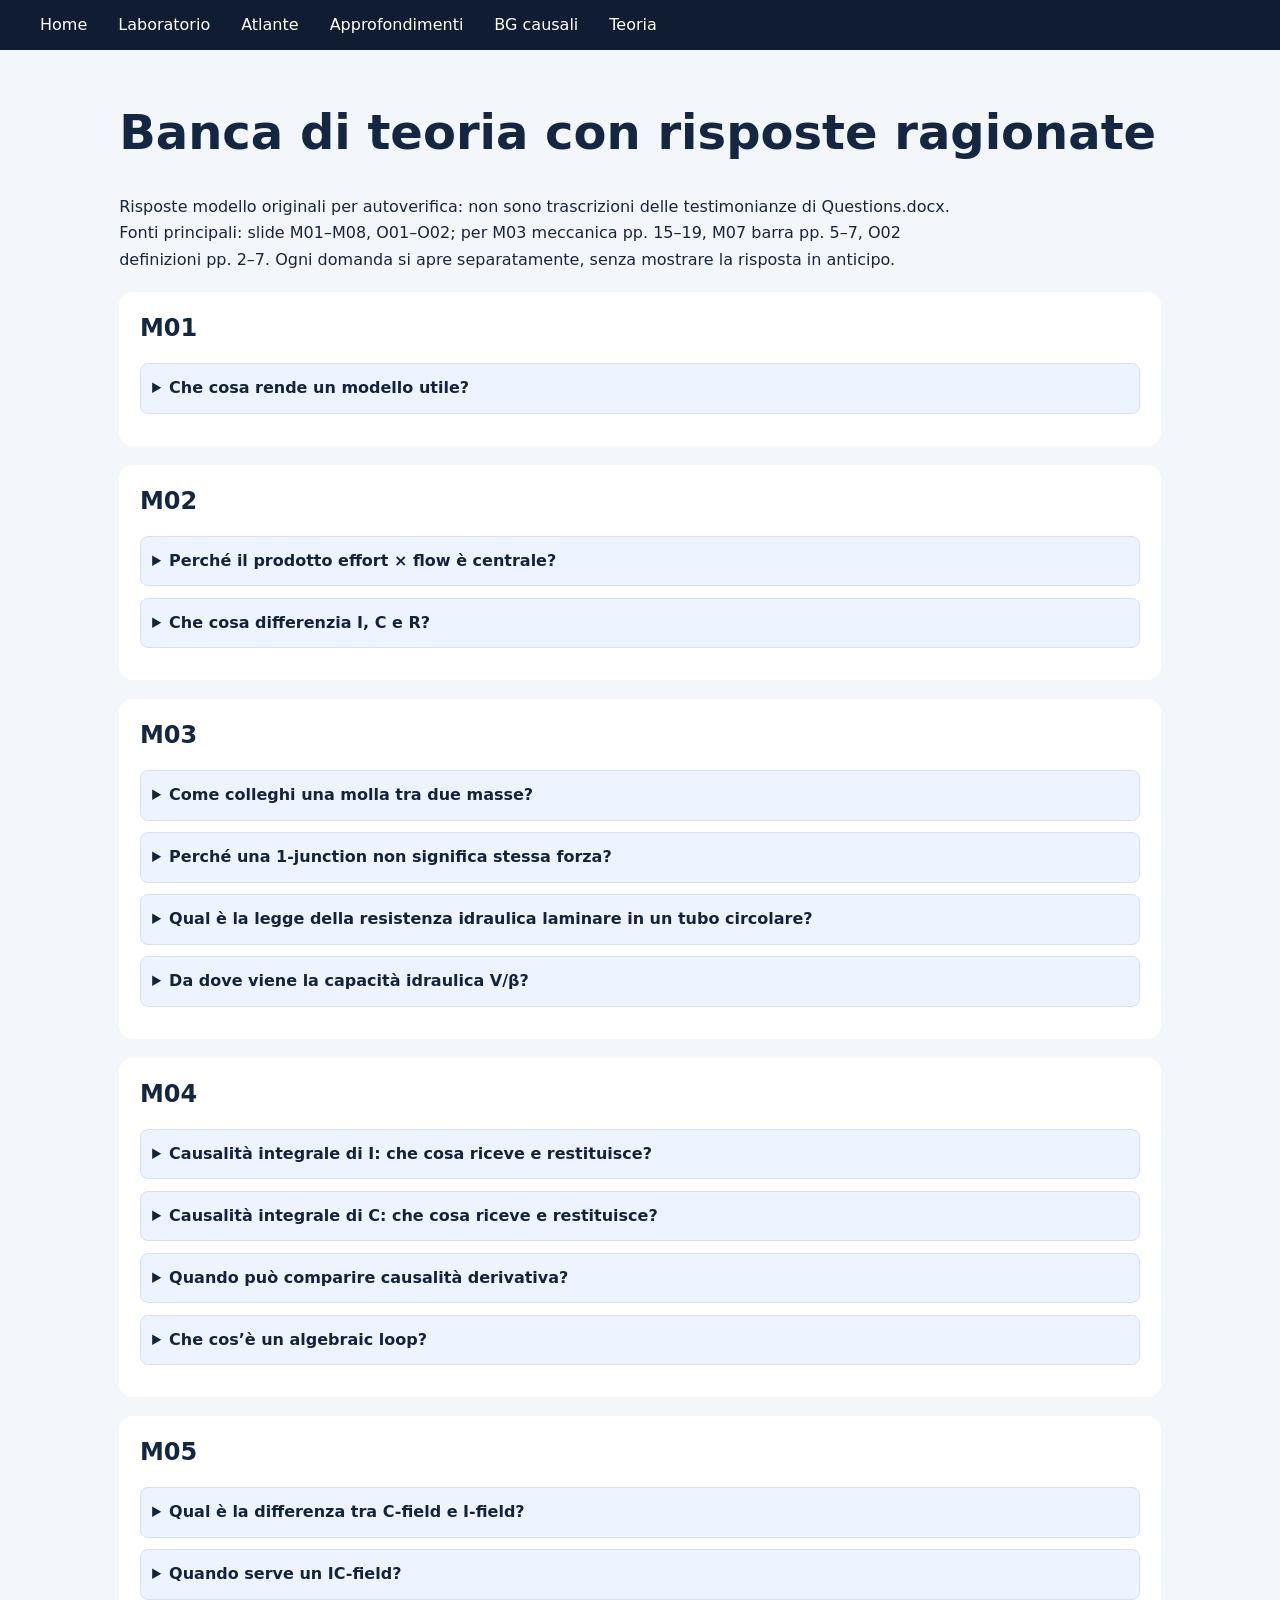
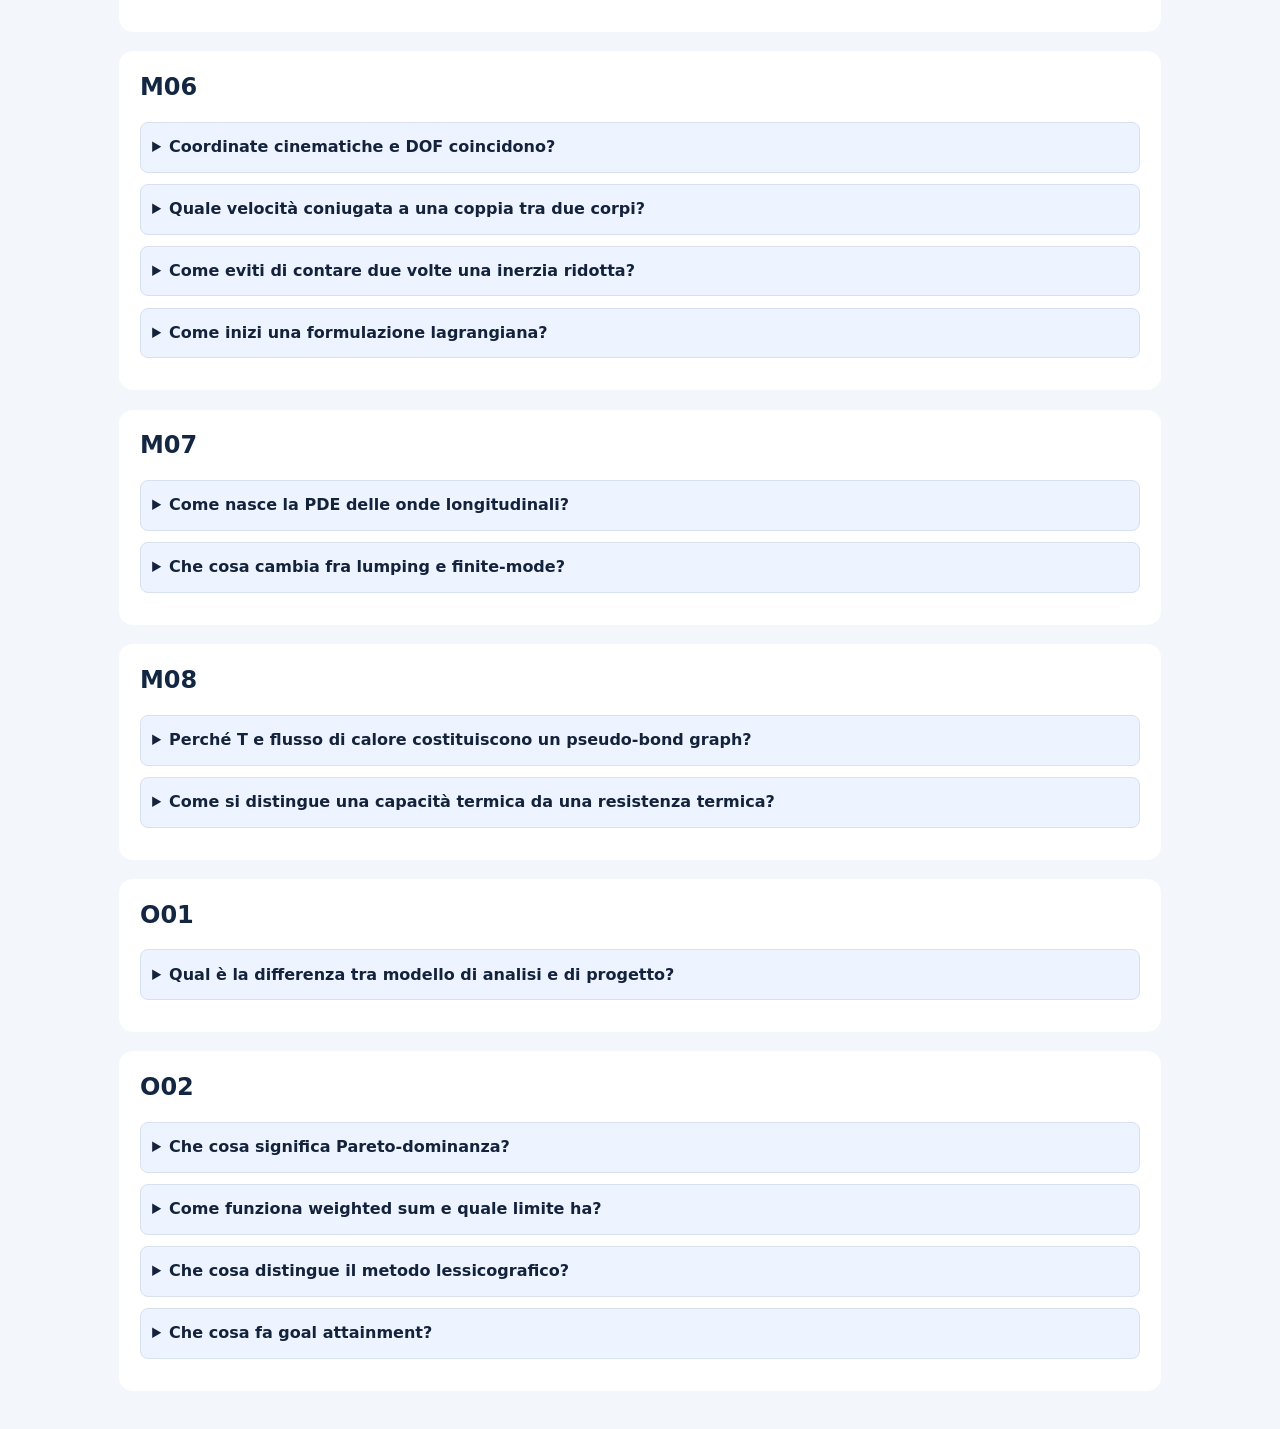
<file: teoria-verificabile.html>
<!doctype html><html lang="it"><head><meta charset="utf-8"><meta name="viewport" content="width=device-width,initial-scale=1"><title>Banca di teoria con risposte ragionate</title><link rel="stylesheet" href="assets/style.css"><style>main{max-width:1080px;margin:auto;padding:1.2rem}article{background:#fff;color:#14233c;border-radius:14px;padding:1.3rem;margin:1.2rem 0;line-height:1.65}svg{max-width:100%;height:auto;background:#f3f7fd;border-radius:8px}details{margin:.7rem 0;padding:.7rem;background:#edf4ff;border-radius:8px}summary{cursor:pointer;font-weight:700}button{padding:.6rem;margin:.3rem}fieldset{margin:1rem 0}label{display:block;padding:.35rem}.result{padding:.6rem;border-left:4px solid #2874aa}code{white-space:normal}nav a{margin-right:1rem} @media(max-width:600px){main{padding:.4rem}article{padding:.8rem}}</style></head><body><header><nav><a href="index.html">Home</a><a href="laboratorio.html">Laboratorio</a><a href="atlante.html">Atlante</a><a href="approfondimenti.html">Approfondimenti</a><a href="causalita-completa.html">BG causali</a><a href="teoria-verificabile.html">Teoria</a></nav></header><main><h1>Banca di teoria con risposte ragionate</h1><p>Risposte modello originali per autoverifica: non sono trascrizioni delle testimonianze di Questions.docx. Fonti principali: slide M01–M08, O01–O02; per M03 meccanica pp. 15–19, M07 barra pp. 5–7, O02 definizioni pp. 2–7. Ogni domanda si apre separatamente, senza mostrare la risposta in anticipo.</p><article><h2>M01</h2><details><summary>Che cosa rende un modello utile?</summary><p>La corrispondenza fra scopo, ipotesi e grandezze osservabili: non è una copia completa della realtà. Occorre dichiarare cosa si trascura e quale previsione si vuole ottenere.</p><label><input type="checkbox" class="studied" data-key="M01-0"> So rispondere senza leggere</label></details></article><article><h2>M02</h2><details><summary>Perché il prodotto effort × flow è centrale?</summary><p>In un true bond graph e·f rappresenta potenza. Nei domini meccanici F·v e τ·ω; elettrico V·i; idraulico ΔP·Q. Il segno dipende dalla convenzione di porta.</p><label><input type="checkbox" class="studied" data-key="M02-0"> So rispondere senza leggere</label></details><details><summary>Che cosa differenzia I, C e R?</summary><p>I e C accumulano energia in variabili energetiche differenti; R dissipa o trasferisce irreversibilmente energia secondo la legge costitutiva. Per un sistema lineare meccanico: p=mv, F_C=kq_C, F_R=bv_rel.</p><label><input type="checkbox" class="studied" data-key="M02-1"> So rispondere senza leggere</label></details></article><article><h2>M03</h2><details><summary>Come colleghi una molla tra due masse?</summary><p>La sua velocità di deformazione è la differenza orientata delle velocità ai due attacchi, non la velocità assoluta di una sola massa. Una 0-junction può costruire la velocità relativa dalle due 1-junction assolute.</p><label><input type="checkbox" class="studied" data-key="M03-0"> So rispondere senza leggere</label></details><details><summary>Perché una 1-junction non significa stessa forza?</summary><p>Alla 1-junction i flow hanno lo stesso valore orientato, mentre gli effort rispettano un bilancio con segni. La 0-junction è la duale: effort comune e bilancio dei flow.</p><label><input type="checkbox" class="studied" data-key="M03-1"> So rispondere senza leggere</label></details><details><summary>Qual è la legge della resistenza idraulica laminare in un tubo circolare?</summary><p>Per flusso stazionario laminare pienamente sviluppato di fluido newtoniano incomprimibile: ΔP=8μL Q/(πr⁴). Non applicarla indistintamente a valvole turbolente.</p><label><input type="checkbox" class="studied" data-key="M03-2"> So rispondere senza leggere</label></details><details><summary>Da dove viene la capacità idraulica V/β?</summary><p>Per volume di fluido comprimibile con modulo volumetrico β, assumendo volume geometrico costante e piccole variazioni: ΔV_compressione≈(V/β)ΔP, dunque C_h=dV_compressione/dP≈V/β. Un serbatoio a superficie libera ha legge diversa.</p><label><input type="checkbox" class="studied" data-key="M03-3"> So rispondere senza leggere</label></details></article><article><h2>M04</h2><details><summary>Causalità integrale di I: che cosa riceve e restituisce?</summary><p>Riceve effort e=dp/dt, integra p(t)=p(0)+∫e dt e restituisce flow f=p/m nel caso lineare. Lo stato energetico p è esplicito.</p><label><input type="checkbox" class="studied" data-key="M04-0"> So rispondere senza leggere</label></details><details><summary>Causalità integrale di C: che cosa riceve e restituisce?</summary><p>Riceve flow f=dq_C/dt, integra q_C(t)=q_C(0)+∫f dt e restituisce effort e=q_C/C nel caso lineare. Per una molla C=1/k.</p><label><input type="checkbox" class="studied" data-key="M04-1"> So rispondere senza leggere</label></details><details><summary>Quando può comparire causalità derivativa?</summary><p>Quando i vincoli della rete impediscono di assegnare causalità integrale indipendente a tutti gli accumuli: ad esempio due inerzie con la stessa velocità imposta da un collegamento rigido.</p><label><input type="checkbox" class="studied" data-key="M04-2"> So rispondere senza leggere</label></details><details><summary>Che cos’è un algebraic loop?</summary><p>Un insieme di relazioni causali istantanee che si richiamano senza un integratore che le separi; può richiedere la soluzione simultanea di equazioni algebriche. Non è automaticamente un errore fisico.</p><label><input type="checkbox" class="studied" data-key="M04-3"> So rispondere senza leggere</label></details></article><article><h2>M05</h2><details><summary>Qual è la differenza tra C-field e I-field?</summary><p>Un C-field immagazzina energia tramite un vettore di coordinate di accumulo q_C e una relazione di effort e=∂H/∂q_C, a momenti fissati; un I-field tramite momenti p e flow f=∂H/∂p, nelle condizioni in cui esiste la funzione energetica H.</p><label><input type="checkbox" class="studied" data-key="M05-0"> So rispondere senza leggere</label></details><details><summary>Quando serve un IC-field?</summary><p>Quando l’energia dipende congiuntamente da coordinate e momenti, come in sistemi multicorpo con geometria non lineare. La relazione di porta non va sostituita automaticamente con I e C scalari indipendenti.</p><label><input type="checkbox" class="studied" data-key="M05-1"> So rispondere senza leggere</label></details></article><article><h2>M06</h2><details><summary>Coordinate cinematiche e DOF coincidono?</summary><p>No: qₖ può contenere coordinate dipendenti; per vincoli olonomi regolari DOF=dim(qₖ)−rango della Jacobiana dei vincoli. I vincoli di velocità non integrabili richiedono un trattamento specifico.</p><label><input type="checkbox" class="studied" data-key="M06-0"> So rispondere senza leggere</label></details><details><summary>Quale velocità coniugata a una coppia tra due corpi?</summary><p>La velocità angolare relativa orientata ω₂−ω₁: la potenza della coppia interna è τ(ω₂−ω₁). Per una coppia esterna applicata a un solo corpo rispetto a terra è invece τω.</p><label><input type="checkbox" class="studied" data-key="M06-1"> So rispondere senza leggere</label></details><details><summary>Come eviti di contare due volte una inerzia ridotta?</summary><p>Se sostituisci m e J con I_eq=mR²+J riferita a θ, non mantieni anche un secondo elemento J nello stesso modello ridotto. Nel modello non ridotto puoi mantenere entrambe le inerzie con il vincolo v=Rω.</p><label><input type="checkbox" class="studied" data-key="M06-2"> So rispondere senza leggere</label></details><details><summary>Come inizi una formulazione lagrangiana?</summary><p>Scegli coordinate indipendenti, ricava posizioni e velocità, costruisci T e V, definisci L=T−V e forze generalizzate; poi d/dt(∂L/∂q̇ᵢ)−∂L/∂qᵢ=Qᵢ, aggiungendo correttamente le dissipazioni.</p><label><input type="checkbox" class="studied" data-key="M06-3"> So rispondere senza leggere</label></details></article><article><h2>M07</h2><details><summary>Come nasce la PDE delle onde longitudinali?</summary><p>Per barra uniforme lineare: bilancio di Newton su un tratto e legge di Hooke danno ρA ξ_tt=EA ξ_xx, cioè ξ_tt=(E/ρ)ξ_xx, sotto ipotesi di piccole deformazioni e coefficienti costanti.</p><label><input type="checkbox" class="studied" data-key="M07-0"> So rispondere senza leggere</label></details><details><summary>Che cosa cambia fra lumping e finite-mode?</summary><p>Il lumping discretizza fisicamente la barra in masse e molle; finite-mode espande il campo in funzioni spaziali e tronca i modi. Accuratezza e intervallo di frequenze dipendono dalla discretizzazione o dal numero di modi.</p><label><input type="checkbox" class="studied" data-key="M07-1"> So rispondere senza leggere</label></details></article><article><h2>M08</h2><details><summary>Perché T e flusso di calore costituiscono un pseudo-bond graph?</summary><p>T·Q̇_termico non è in generale la potenza termodinamica trasferita; la coppia termodinamica coniugata per trasferimento reversibile di entropia è temperatura × portata entropica. La pseudo-rappresentazione è utile per i bilanci termici, ma non va trattata come true BG.</p><label><input type="checkbox" class="studied" data-key="M08-0"> So rispondere senza leggere</label></details><details><summary>Come si distingue una capacità termica da una resistenza termica?</summary><p>Nel modello concentrato C_th=mc_p immagazzina energia tramite C_th Ṫ=Q̇_in−Q̇_out; una resistenza di conduzione lineare lega Q̇=(T₁−T₂)/R_th. La resistenza ostacola il trasferimento, non immagazzina energia.</p><label><input type="checkbox" class="studied" data-key="M08-1"> So rispondere senza leggere</label></details></article><article><h2>O01</h2><details><summary>Qual è la differenza tra modello di analisi e di progetto?</summary><p>Il modello di analisi descrive il comportamento per parametri fissati; quello di progetto lega prestazioni e variabili decisionali per confrontare alternative soggette a vincoli.</p><label><input type="checkbox" class="studied" data-key="O01-0"> So rispondere senza leggere</label></details></article><article><h2>O02</h2><details><summary>Che cosa significa Pareto-dominanza?</summary><p>Per obiettivi da minimizzare, x domina y se non peggiora nessun obiettivo e ne migliora almeno uno. Un punto Pareto-ottimale non è dominato da un altro punto ammissibile.</p><label><input type="checkbox" class="studied" data-key="O02-0"> So rispondere senza leggere</label></details><details><summary>Come funziona weighted sum e quale limite ha?</summary><p>Si minimizza Σ wᵢ fᵢ(x), con pesi non negativi e normalizzazione appropriata. Su frontiere non convesse alcune soluzioni Pareto non sono ottenibili con una somma pesata lineare.</p><label><input type="checkbox" class="studied" data-key="O02-1"> So rispondere senza leggere</label></details><details><summary>Che cosa distingue il metodo lessicografico?</summary><p>Gli obiettivi hanno una priorità ordinata: si ottimizza il primo, poi il secondo senza peggiorare il valore ottimo precedente oltre la tolleranza fissata, e così via.</p><label><input type="checkbox" class="studied" data-key="O02-2"> So rispondere senza leggere</label></details><details><summary>Che cosa fa goal attainment?</summary><p>Cerca una soluzione che raggiunga obiettivi target con deviazioni scalate o pesate, minimizzando una variabile comune di scostamento soggetta a vincoli sugli obiettivi; la formulazione dipende dai segni e dalla normalizzazione adottata.</p><label><input type="checkbox" class="studied" data-key="O02-3"> So rispondere senza leggere</label></details></article></main><script>document.querySelectorAll('.studied').forEach(el=>{try{el.checked=localStorage.getItem('msms-review-'+el.dataset.key)==='1'}catch(e){}el.addEventListener('change',()=>{try{localStorage.setItem('msms-review-'+el.dataset.key,el.checked?'1':'0')}catch(e){}})})</script></body></html>
</file>
<file: assets/style.css>
:root{font-family:system-ui,-apple-system,Segoe UI,sans-serif;color:#19253b;background:#f3f6fb;line-height:1.65}*{box-sizing:border-box}body{margin:0}header{background:#101c32;color:white;padding:12px max(16px,calc((100vw - 1200px)/2));display:flex;align-items:center;gap:22px;position:sticky;top:0;z-index:3}a{color:#1460ae}header a{color:white;text-decoration:none}.brand{font-weight:800;white-space:nowrap}nav{display:flex;gap:15px;flex-wrap:wrap}nav a:hover,nav a:focus{color:#8de3e3}#menu{display:none}main{max-width:1120px;margin:24px auto;padding:0 16px;min-height:78vh}h1,h2,h3{line-height:1.25;color:#132642}h1{font-size:clamp(1.8rem,4vw,3rem)}h2{margin-top:0}p{max-width:85ch}.hero{padding:32px;border-radius:18px;background:linear-gradient(115deg,#152e55,#13677a);color:white}.hero h1{color:white}.grid{display:grid;grid-template-columns:repeat(auto-fit,minmax(255px,1fr));gap:16px;margin:20px 0}.card,.panel{background:white;border:1px solid #dce4ef;border-radius:12px;padding:20px;margin:14px 0;box-shadow:0 3px 12px #12223b08}.card h3{margin-top:0}.tag{display:inline-block;background:#e4f4f3;color:#07535c;padding:2px 9px;border-radius:30px;font-size:.8rem;margin:3px}button,.btn{border:0;background:#1460ae;color:white;border-radius:8px;padding:10px 14px;cursor:pointer;font:inherit;display:inline-block;text-decoration:none;margin:4px 5px 4px 0}button:hover,.btn:hover{background:#10477f}button:focus-visible,a:focus-visible,input:focus-visible,textarea:focus-visible{outline:3px solid #d97d16;outline-offset:2px}.secondary{background:#e6edf7;color:#18375e}.secondary:hover{background:#cbdced}.muted{color:#54657a}.warning{background:#fff3d7;border-left:4px solid #d18b0d;padding:12px}.good{background:#e2f5e9;border-left:4px solid #168048;padding:12px}.bad{background:#ffe8e5;border-left:4px solid #b32c23;padding:12px}.formula{font-family:Georgia,serif;background:#edf3fa;border-radius:6px;padding:10px;overflow-x:auto;white-space:pre-wrap}details{padding:10px;border:1px solid #d7e1ef;border-radius:8px;margin:9px 0;background:#fff}summary{cursor:pointer;font-weight:650}input[type=search],textarea{width:100%;padding:11px;border:1px solid #9aabc1;border-radius:8px;font:inherit}textarea{min-height:120px}fieldset{border:1px solid #dce4ef;border-radius:8px;margin:12px 0}label{display:block;padding:5px}small{color:#50617b}svg{max-width:100%;height:auto}footer{padding:20px;text-align:center;background:#e5ebf4;color:#3e5069}.step{border-left:4px solid #168a93;padding-left:16px;margin:18px 0}.progress{height:9px;background:#dce4ef;border-radius:8px;overflow:hidden}.progress>div{height:100%;background:#168a93}table{border-collapse:collapse;width:100%}td,th{border-bottom:1px solid #dce4ef;text-align:left;padding:8px;vertical-align:top}@media(max-width:760px){header{flex-wrap:wrap;justify-content:space-between}#menu{display:block}nav{display:none;width:100%;flex-direction:column}nav.open{display:flex}.hero{padding:22px}main{margin:12px auto}}
</file>
